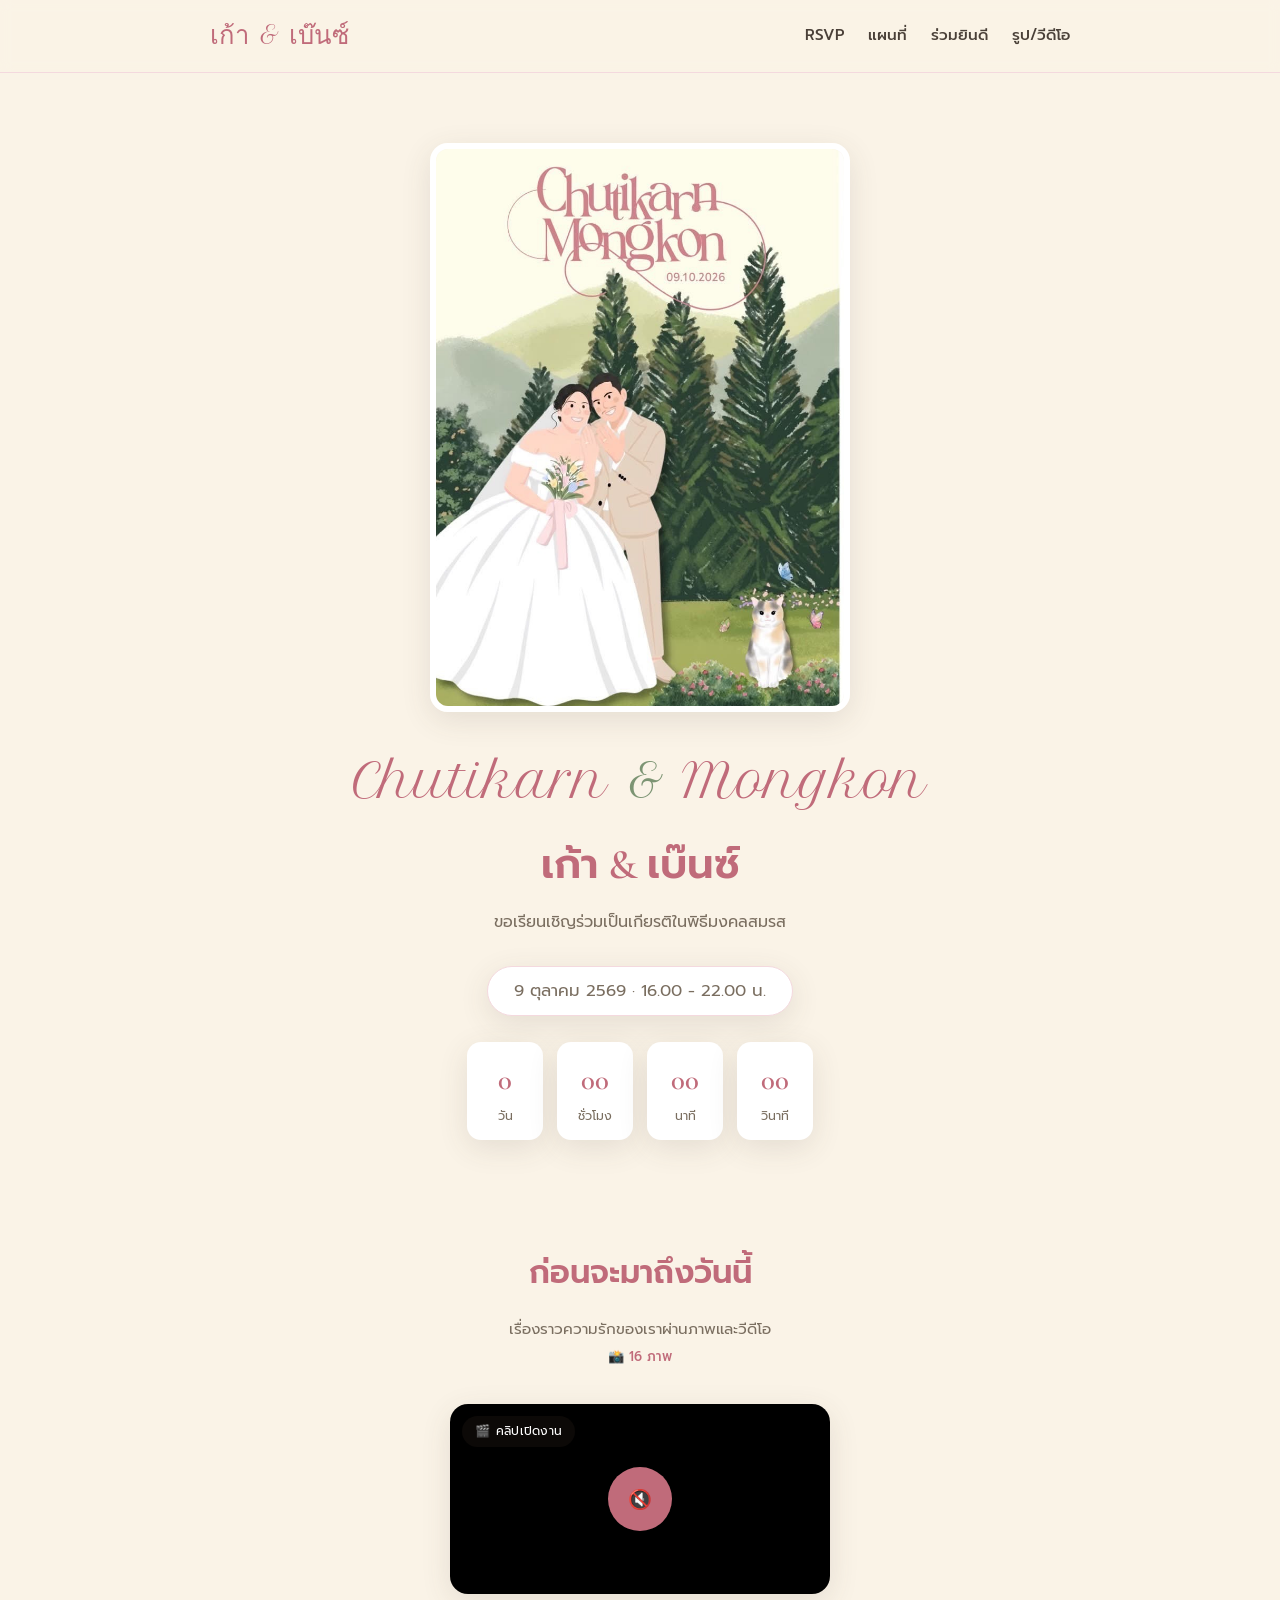
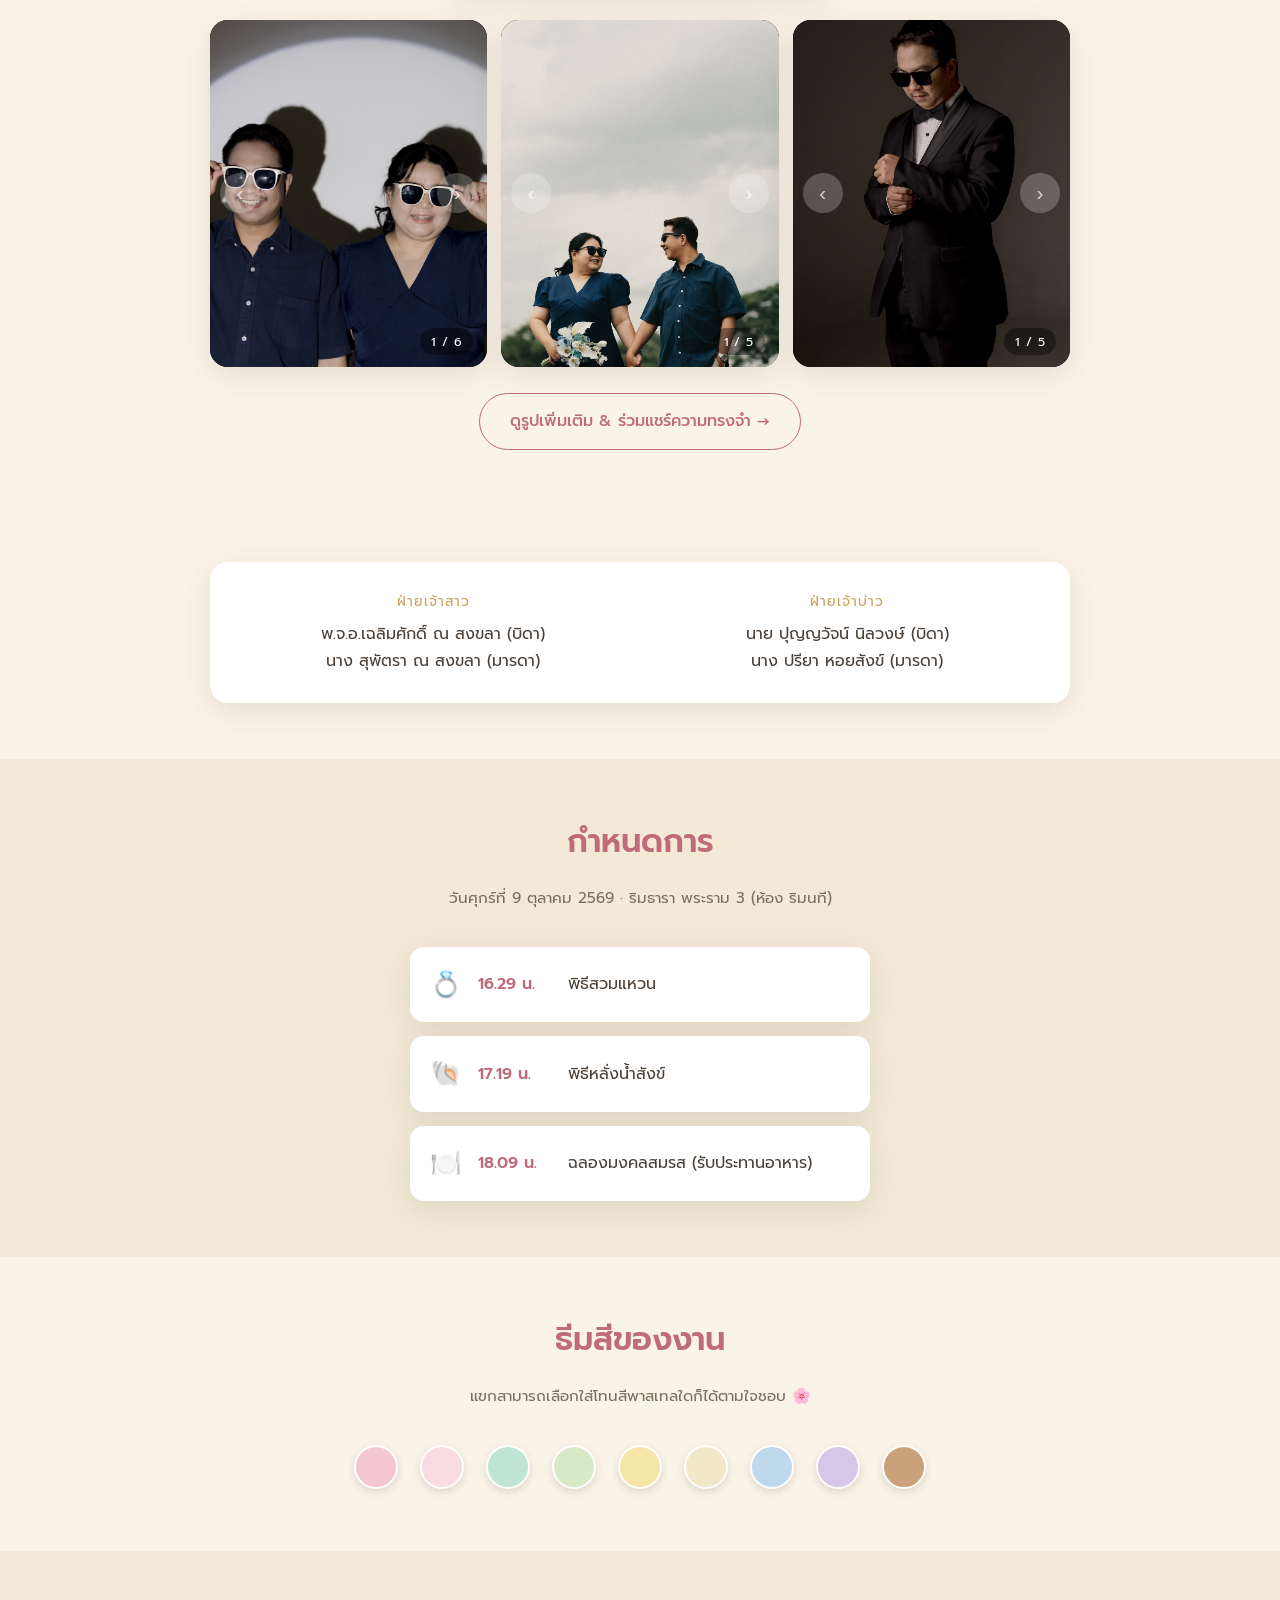
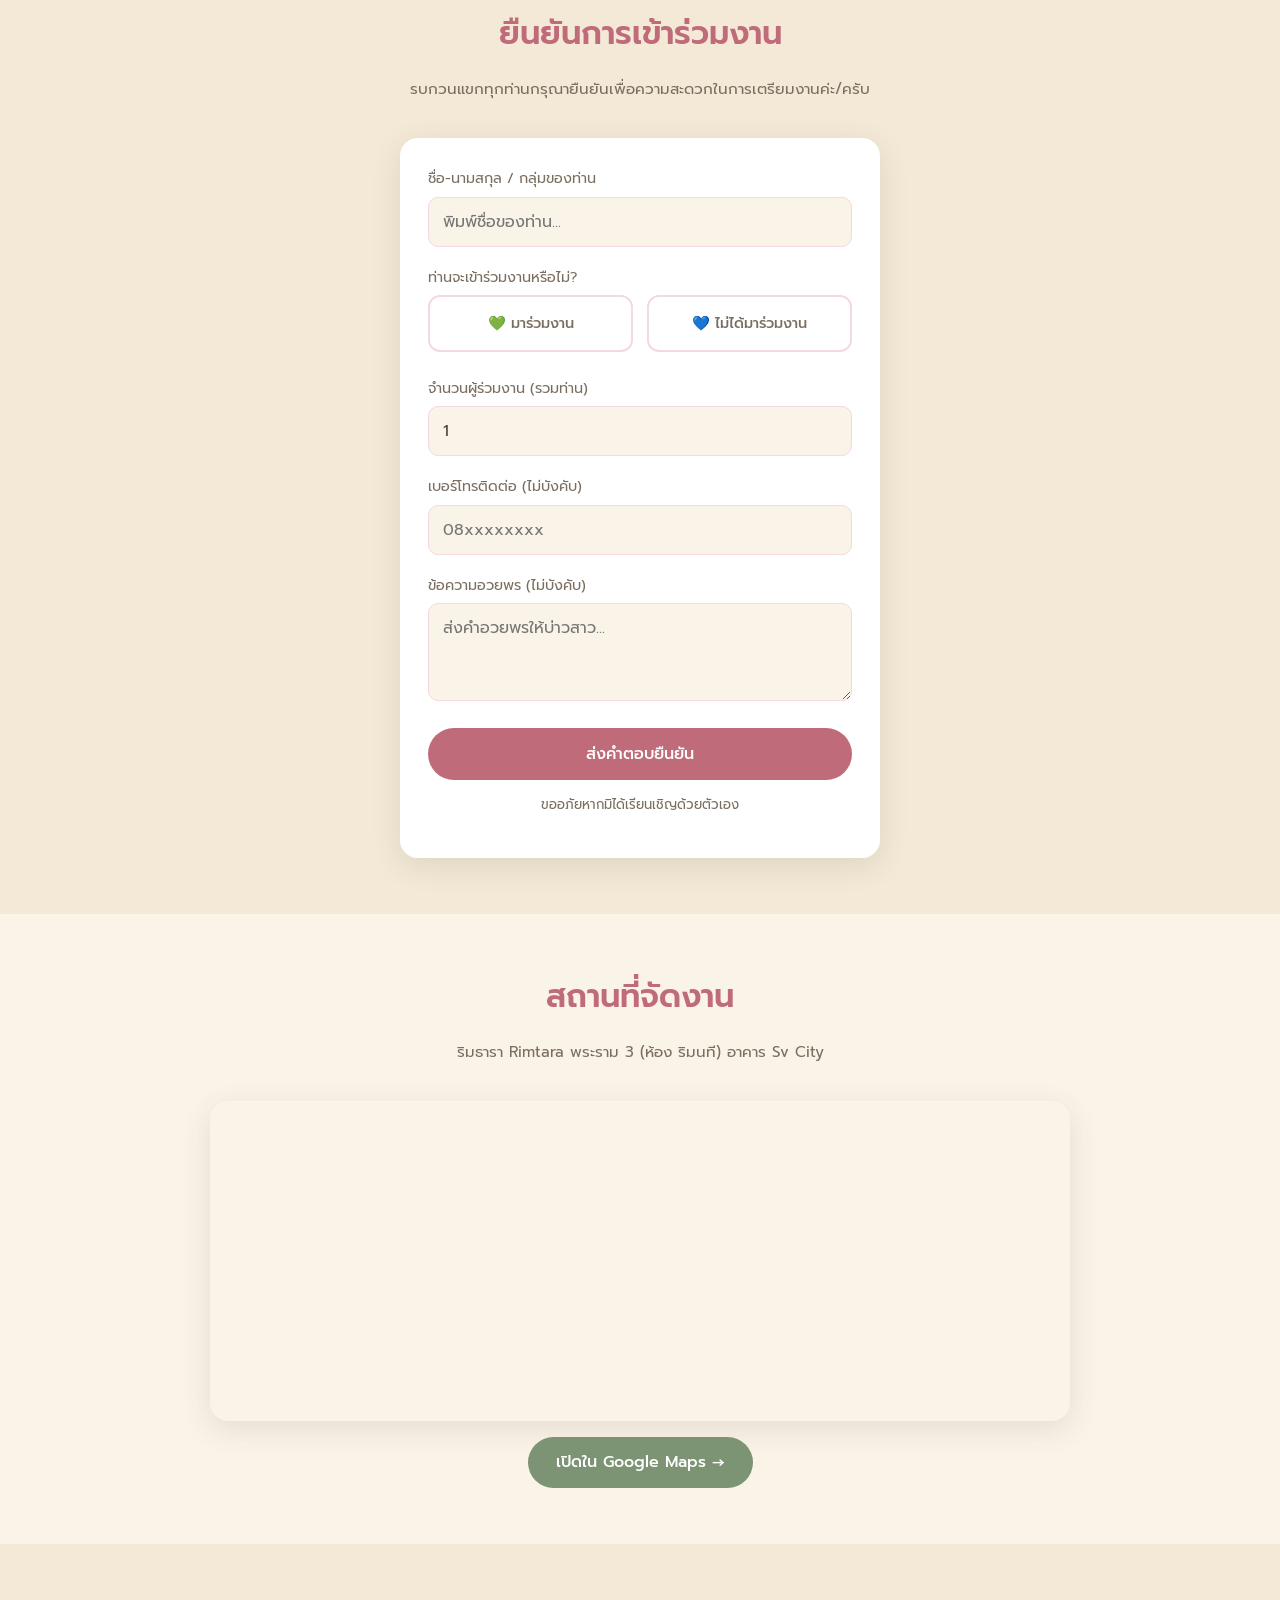
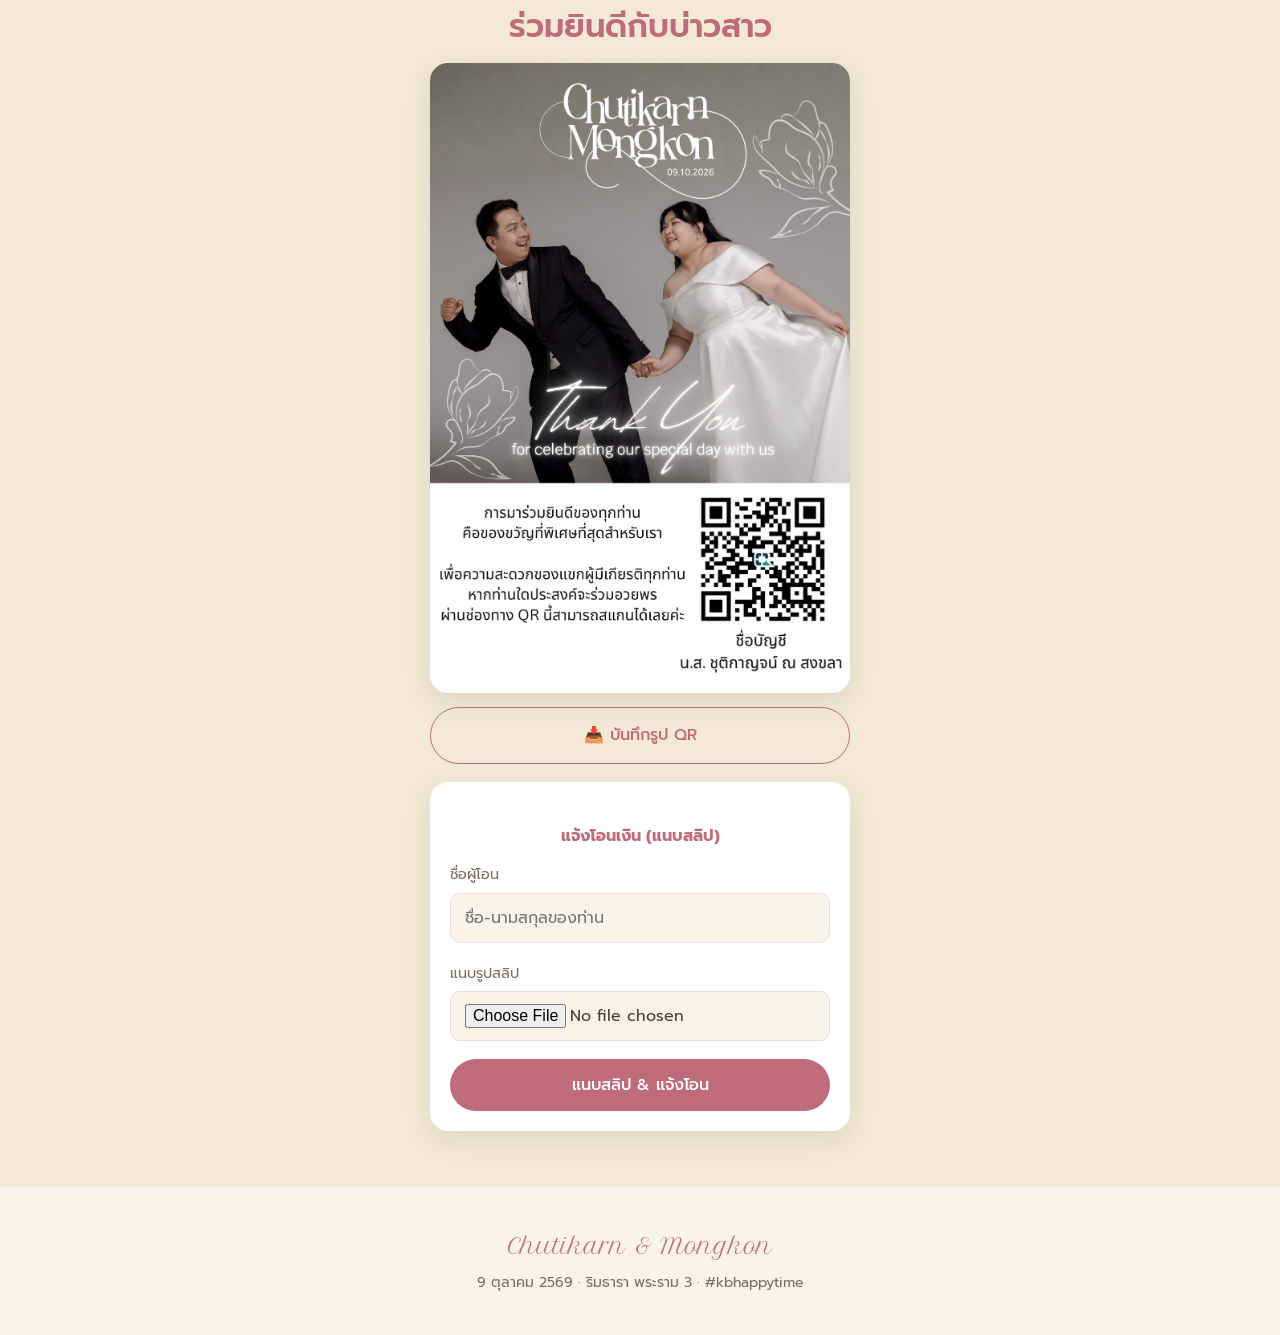
<file: index.html>
<!DOCTYPE html>
<html lang="th">
<head>
<meta charset="UTF-8">
<meta name="viewport" content="width=device-width, initial-scale=1.0, viewport-fit=cover">
<title>เก้า &amp; เบ๊นซ์ | งานแต่งงาน 9.10.2569</title>
<meta name="description" content="ขอเรียนเชิญร่วมเป็นเกียรติในพิธีมงคลสมรส เก้า & เบ๊นซ์ 9 ตุลาคม 2569 ณ ริมธารา พระราม 3">
<link rel="stylesheet" href="css/style.css">
<script src="js/vendor/qrcode.js"></script>
</head>
<body>

<nav class="site-nav">
  <div class="container">
    <div class="brand">เก้า &amp; เบ๊นซ์</div>
    <div class="links">
      <a href="#rsvp">RSVP</a>
      <a href="#location">แผนที่</a>
      <a href="#gift">ร่วมยินดี</a>
      <a href="gallery.html">รูป/วีดีโอ</a>
    </div>
  </div>
</nav>

<!-- HERO -->
<header class="hero">
  <div class="container">
    <div class="hero-card">
      <img src="assets/invitation-front.jpg" alt="การ์ดแต่งงาน เก้า และ เบ๊นซ์">
    </div>
    <div class="names-en">Chutikarn <span style="color:var(--sage)">&amp;</span> Mongkon</div>
    <h1>เก้า &amp; เบ๊นซ์</h1>
    <p style="color:var(--text-soft); margin-top:8px;">ขอเรียนเชิญร่วมเป็นเกียรติในพิธีมงคลสมรส</p>
    <div class="date-badge" id="date-badge">9 ตุลาคม 2569 · 16.00 - 22.00 น.</div>

    <div class="countdown" id="countdown">
      <div class="box"><div class="num" id="cd-days">--</div><div class="lbl">วัน</div></div>
      <div class="box"><div class="num" id="cd-hours">--</div><div class="lbl">ชั่วโมง</div></div>
      <div class="box"><div class="num" id="cd-mins">--</div><div class="lbl">นาที</div></div>
      <div class="box"><div class="num" id="cd-secs">--</div><div class="lbl">วินาที</div></div>
    </div>
  </div>
</header>

<!-- PRE-WEDDING / OPENING VIDEO -->
<section class="section" id="prewedding-section" style="display:none;">
  <div class="container">
    <h2 class="section-title">ก่อนจะมาถึงวันนี้</h2>
    <p class="section-sub">เรื่องราวความรักของเราผ่านภาพและวีดีโอ<span id="pw-count" class="pw-count-tag"></span></p>
    <div class="pw-video" id="pw-video-wrap" style="display:none;">
  <div class="pw-video-label">🎬 คลิปเปิดงาน</div>
  <button class="pw-play-btn" id="pw-play-btn" aria-label="เปิด/ปิดเสียง">🔇</button>
  <video id="pw-video" playsinline autoplay muted loop></video>
  </div>

    <!-- rows of large auto-rotating slideshows: 2 / 1 / 2 -->
    <div class="pw-slideshow-rows" id="pw-slideshow-rows" style="display:none;"></div>

    <div id="pw-more-wrap" style="display:none; text-align:center; margin-top:26px;">
      <a class="btn outline" href="gallery.html">ดูรูปเพิ่มเติม &amp; ร่วมแชร์ความทรงจำ →</a>
    </div>
  </div>
</section>

<!-- PARENTS -->
<section class="section">
  <div class="container">
    <div class="card">
      <div class="parents-grid">
        <div>
          <div class="side-label">ฝ่ายเจ้าสาว</div>
          <p style="margin:0">พ.จ.อ.เฉลิมศักดิ์ ณ สงขลา (บิดา)<br>นาง สุพัตรา ณ สงขลา (มารดา)</p>
        </div>
        <div>
          <div class="side-label">ฝ่ายเจ้าบ่าว</div>
          <p style="margin:0">นาย ปุญญวัจน์ นิลวงษ์ (บิดา)<br>นาง ปรียา หอยสังข์ (มารดา)</p>
        </div>
      </div>
    </div>
  </div>
</section>

<!-- SCHEDULE -->
<section class="section" style="background:var(--cream-deep)">
  <div class="container">
    <h2 class="section-title">กำหนดการ</h2>
    <p class="section-sub">วันศุกร์ที่ 9 ตุลาคม 2569 · ริมธารา พระราม 3 (ห้อง ริมนที)</p>
    <div class="schedule-list" id="schedule-list"></div>
  </div>
</section>

<!-- THEME / DRESS CODE -->
<section class="section">
  <div class="container">
    <h2 class="section-title">ธีมสีของงาน</h2>
    <p class="section-sub">แขกสามารถเลือกใส่โทนสีพาสเทลใดก็ได้ตามใจชอบ 🌸</p>
    <div class="theme-colors" id="theme-colors"></div>
  </div>
</section>

<!-- RSVP -->
<section class="section" id="rsvp" style="background:var(--cream-deep)">
  <div class="container">
    <h2 class="section-title">ยืนยันการเข้าร่วมงาน</h2>
    <p class="section-sub">รบกวนแขกทุกท่านกรุณายืนยันเพื่อความสะดวกในการเตรียมงานค่ะ/ครับ</p>

    <div class="card" style="max-width:480px; margin:0 auto;">
      <form id="rsvp-form">
        <div class="form-group autocomplete-wrap">
          <label for="rsvp-name">ชื่อ-นามสกุล / กลุ่มของท่าน</label>
          <input type="text" id="rsvp-name" class="form-control" placeholder="พิมพ์ชื่อของท่าน..." autocomplete="off" required>
          <div class="autocomplete-list" id="rsvp-suggestions" style="display:none;"></div>
          <input type="hidden" id="rsvp-guest-id">
          <div class="rsvp-position-tag" id="rsvp-position-tag" style="display:none;"></div>
          <div class="rsvp-description-tag" id="rsvp-description-tag" style="display:none;"></div>
        </div>

        <div class="form-group">
          <label>ท่านจะเข้าร่วมงานหรือไม่?</label>
          <div class="radio-row">
            <label class="radio-pill yes" id="pill-yes">
              <input type="radio" name="attending" value="yes"> 💚 มาร่วมงาน
            </label>
            <label class="radio-pill no" id="pill-no">
              <input type="radio" name="attending" value="no"> 💙 ไม่ได้มาร่วมงาน
            </label>
          </div>
        </div>

        <div class="form-group" id="num-attending-group">
          <label for="rsvp-num">จำนวนผู้ร่วมงาน (รวมท่าน)</label>
          <input type="number" id="rsvp-num" class="form-control" min="1" value="1">
        </div>

        <div class="form-group">
          <label for="rsvp-phone">เบอร์โทรติดต่อ (ไม่บังคับ)</label>
          <input type="tel" id="rsvp-phone" class="form-control" placeholder="08xxxxxxxx">
        </div>

        <div class="form-group">
          <label for="rsvp-message">ข้อความอวยพร (ไม่บังคับ)</label>
          <textarea id="rsvp-message" class="form-control" rows="3" placeholder="ส่งคำอวยพรให้บ่าวสาว..."></textarea>
        </div>

        <button type="submit" class="btn btn-block" id="rsvp-submit-btn">ส่งคำตอบยืนยัน</button>
        <div id="rsvp-alert"></div>
      </form>
      <p style="text-align:center; font-size:0.82rem; color:var(--text-soft); margin-top:14px;">
        ขออภัยหากมิได้เรียนเชิญด้วยตัวเอง
      </p>
    </div>
  </div>
</section>

<!-- LOCATION -->
<section class="section" id="location">
  <div class="container">
    <h2 class="section-title">สถานที่จัดงาน</h2>
    <p class="section-sub">ริมธารา Rimtara พระราม 3 (ห้อง ริมนที) อาคาร Sv City</p>
    <div class="masonry-grid" id="venue-grid" style="display:none; margin-bottom:20px;"></div>
    <div class="map-frame">
      <iframe
        src="https://maps.google.com/maps?q=13.6719926,100.5442374&hl=th&z=16&ie=UTF8&iwloc=&output=embed"
        loading="lazy" allowfullscreen></iframe>
    </div>
    <div style="text-align:center;">
      <a class="map-btn" href="https://maps.app.goo.gl/Sv85fhQEZdon6jDn6" target="_blank" rel="noopener">เปิดใน Google Maps →</a>
    </div>
  </div>
</section>

<!-- GIFT / PROMPTPAY -->
<section class="section" id="gift" style="background:var(--cream-deep)">
  <div class="container">
    <h2 class="section-title">ร่วมยินดีกับบ่าวสาว</h2>
    <div class="gift-card">
      <img src="assets/gift-card.jpg" alt="ขอบคุณที่มาร่วมงาน และ QR สำหรับร่วมอวยพร" class="gift-card-img">
      <a href="assets/gift-card.jpg" download="QR-รวมยินดี-เก้าเบ๊นซ์.jpg" class="btn outline btn-block save-qr-btn">📥 บันทึกรูป QR</a>
    </div>
    <div class="slip-form" id="slip-form-main">
      <h4>แจ้งโอนเงิน (แนบสลิป)</h4>
      <div class="form-group">
        <label for="slip-name-main">ชื่อผู้โอน</label>
        <input type="text" id="slip-name-main" class="form-control" placeholder="ชื่อ-นามสกุลของท่าน">
      </div>
      <div class="form-group">
        <label for="slip-file-main">แนบรูปสลิป</label>
        <input type="file" id="slip-file-main" class="form-control" accept="image/*">
      </div>
      <button class="btn btn-block" id="slip-submit-main">แนบสลิป &amp; แจ้งโอน</button>
      <div id="slip-alert-main"></div>
    </div>
  </div>
</section>

<footer class="site-footer">
  <span class="script-accent">Chutikarn &amp; Mongkon</span>
  9 ตุลาคม 2569 · ริมธารา พระราม 3 · #kbhappytime
</footer>

<div class="lightbox" id="home-lightbox" style="display:none;">
  <span class="lightbox-close" id="home-lightbox-close">&times;</span>
  <button class="lightbox-nav lightbox-prev" id="home-lightbox-prev" aria-label="ก่อนหน้า">&#8249;</button>
  <button class="lightbox-nav lightbox-next" id="home-lightbox-next" aria-label="ถัดไป">&#8250;</button>
  <div class="lightbox-inner" id="home-lightbox-inner"></div>
</div>

<!-- ป๊อปอัพ QR ร่วมยินดี — เด้งขึ้นเฉพาะตอนแขกตอบ RSVP ว่า "ไม่มาร่วมงาน" -->
<div class="gift-popup-overlay" id="gift-popup-overlay" style="display:none;">
  <div class="gift-popup">
    <span class="gift-popup-close" id="gift-popup-close">&times;</span>
    <h3>เสียดายที่พลาดงานนี้ไปนะคะ 🥲</h3>
    <p>ร่วมยินดีกับบ่าวสาวผ่าน QR นี้ได้เลยค่ะ ขอบคุณมากๆ นะคะ 💝</p>
    <img src="assets/gift-card.jpg" alt="QR สำหรับร่วมอวยพร" class="gift-popup-img">
    <a href="assets/gift-card.jpg" download="QR-รวมยินดี-เก้าเบ๊นซ์.jpg" class="btn outline btn-block save-qr-btn">📥 บันทึกรูป QR</a>
    <div class="slip-form" id="slip-form-popup">
      <h4>แจ้งโอนเงิน (แนบสลิป)</h4>
      <div class="form-group">
        <label for="slip-name-popup">ชื่อผู้โอน</label>
        <input type="text" id="slip-name-popup" class="form-control" placeholder="ชื่อ-นามสกุลของท่าน">
      </div>
      <div class="form-group">
        <label for="slip-file-popup">แนบรูปสลิป</label>
        <input type="file" id="slip-file-popup" class="form-control" accept="image/*">
      </div>
      <button class="btn btn-block" id="slip-submit-popup">แนบสลิป &amp; แจ้งโอน</button>
      <div id="slip-alert-popup"></div>
    </div>
    <button class="btn outline btn-block" id="gift-popup-ok-btn" style="margin-top:10px;">ปิดหน้าต่างนี้</button>
  </div>
</div>

<script src="js/config.js"></script>
<script src="js/promptpay.js"></script>
<script src="js/api.js"></script>
<script>
(function () {
  var cfg = window.WEDDING_CONFIG;

  // ---------- Schedule ----------
  var scheduleEl = document.getElementById('schedule-list');
  cfg.schedule.forEach(function (s) {
    var div = document.createElement('div');
    div.className = 'schedule-item';
    div.innerHTML = '<span class="icon">' + s.icon + '</span><span class="time">' + s.time + '</span><span>' + s.label + '</span>';
    scheduleEl.appendChild(div);
  });

  // ---------- Theme colors ----------
  var themeEl = document.getElementById('theme-colors');
  cfg.themeColors.forEach(function (c) {
    var div = document.createElement('div');
    div.className = 'theme-swatch';
    div.innerHTML = '<div class="dot" style="background:' + c.hex + '"></div>' + c.name;
    themeEl.appendChild(div);
  });

  // ---------- Pre-wedding photos / opening video / venue photos ----------
  var homeLightbox = document.getElementById('home-lightbox');
  var homeLightboxInner = document.getElementById('home-lightbox-inner');
  var hlItems = [];
  var hlIndex = -1;

  function escHtmlHome(s) {
    return String(s).replace(/[&<>"]/g, function (c) {
      return { '&': '&amp;', '<': '&lt;', '>': '&gt;', '"': '&quot;' }[c];
    });
  }

  function openHomeLightbox(photos, idx) {
    hlItems = photos;
    hlIndex = idx;
    renderHomeLightbox();
    homeLightbox.style.display = 'flex';
  }
  function renderHomeLightbox() {
    var p = hlItems[hlIndex];
    if (!p) return;
    var meta = p.caption ? '<div class="lightbox-meta">' + escHtmlHome(p.caption) + '</div>' : '';
    var counter = hlItems.length > 1
      ? '<div class="lightbox-counter">' + (hlIndex + 1) + ' / ' + hlItems.length + '</div>'
      : '';
    homeLightboxInner.innerHTML = '<img src="' + p.src + '" style="border-radius:14px; max-height:78vh; max-width:100%; display:block; margin:0 auto;">' + meta + counter;
    homeLightboxInner.classList.remove('lightbox-inner');
    void homeLightboxInner.offsetWidth;
    homeLightboxInner.classList.add('lightbox-inner');
  }
  function closeHomeLightbox() {
    homeLightbox.style.display = 'none';
    homeLightboxInner.innerHTML = '';
    hlItems = []; hlIndex = -1;
  }
  function showHomePrev() {
    if (!hlItems.length) return;
    hlIndex = (hlIndex - 1 + hlItems.length) % hlItems.length;
    renderHomeLightbox();
  }
  function showHomeNext() {
    if (!hlItems.length) return;
    hlIndex = (hlIndex + 1) % hlItems.length;
    renderHomeLightbox();
  }
  document.getElementById('home-lightbox-close').addEventListener('click', closeHomeLightbox);
  document.getElementById('home-lightbox-prev').addEventListener('click', function (e) { e.stopPropagation(); showHomePrev(); });
  document.getElementById('home-lightbox-next').addEventListener('click', function (e) { e.stopPropagation(); showHomeNext(); });
  homeLightbox.addEventListener('click', function (e) {
    if (e.target.id === 'home-lightbox') closeHomeLightbox();
  });
  document.addEventListener('keydown', function (e) {
    if (homeLightbox.style.display !== 'flex') return;
    if (e.key === 'Escape') closeHomeLightbox();
    else if (e.key === 'ArrowLeft') showHomePrev();
    else if (e.key === 'ArrowRight') showHomeNext();
  });

  // scroll-triggered reveal (falls back to "always visible" if unsupported)
  var pwObserver = ('IntersectionObserver' in window) ? new IntersectionObserver(function (entries) {
    entries.forEach(function (entry) {
      if (entry.isIntersecting) {
        entry.target.classList.add('pw-in-view');
        pwObserver.unobserve(entry.target);
      }
    });
  }, { threshold: 0.12, rootMargin: '0px 0px -40px 0px' }) : null;

  function renderPhotoGrid(grid, photos) {
    grid.innerHTML = '';
    photos.forEach(function (p, idx) {
      var div = document.createElement('div');
      div.className = 'masonry-item pw-scroll-item';
      var cap = p.caption ? '<div class="item-overlay"><div class="item-caption">' + escHtmlHome(p.caption) + '</div></div>' : '';
      div.innerHTML = '<img src="' + p.src + '" loading="lazy" alt="' + escHtmlHome(p.caption || '') + '">' + cap;
      div.addEventListener('click', function () { openHomeLightbox(photos, idx); });
      grid.appendChild(div);
      if (pwObserver) { pwObserver.observe(div); } else { div.classList.add('pw-in-view'); }
    });
  }

  // ---------- one large auto-rotating slideshow widget (reused for every box) ----------
  function createSlideshowWidget(photos, box) {
    if (!photos.length) return;
    box.innerHTML =
      '<div class="pw-hero-stage"></div>' +
      '<button class="pw-hero-nav pw-hero-prev" aria-label="ก่อนหน้า">&#8249;</button>' +
      '<button class="pw-hero-nav pw-hero-next" aria-label="ถัดไป">&#8250;</button>' +
      '<div class="pw-hero-counter"></div>';
    var stage = box.querySelector('.pw-hero-stage');
    var counterEl = box.querySelector('.pw-hero-counter');
    var idx = 0;

    photos.forEach(function (p, i) {
      var img = document.createElement('img');
      img.src = p.src;
      img.loading = 'lazy';
      img.alt = p.caption || '';
      if (i === 0) img.classList.add('active');
      stage.appendChild(img);
    });
    stage.addEventListener('click', function () { openHomeLightbox(photos, idx); });

    function render() {
      Array.prototype.forEach.call(stage.querySelectorAll('img'), function (im, k) { im.classList.toggle('active', k === idx); });
      counterEl.textContent = (idx + 1) + ' / ' + photos.length;
    }
    function goPrev() { idx = (idx - 1 + photos.length) % photos.length; render(); }
    function goNext() { idx = (idx + 1) % photos.length; render(); }
    box.querySelector('.pw-hero-prev').addEventListener('click', function (e) { e.stopPropagation(); goPrev(); });
    box.querySelector('.pw-hero-next').addEventListener('click', function (e) { e.stopPropagation(); goNext(); });

    var timer = null;
    function startAuto() { timer = setInterval(goNext, 4000); }
    function stopAuto() { clearInterval(timer); }
    if (photos.length > 1) {
      startAuto();
      box.addEventListener('mouseenter', stopAuto);
      box.addEventListener('mouseleave', startAuto);
    }
    render();
  }

  // split arr into n groups as evenly as possible
  function splitEven(arr, n) {
    var groups = [];
    var base = Math.floor(arr.length / n);
    var rem = arr.length % n;
    var start = 0;
    for (var i = 0; i < n; i++) {
      var size = base + (i < rem ? 1 : 0);
      groups.push(arr.slice(start, start + size));
      start += size;
    }
    return groups;
  }

  // ---------- rows of slideshows: 2 boxes / 1 box / 2 boxes ----------
  function buildSlideshowRows(photos) {
    var wrap = document.getElementById('pw-slideshow-rows');
    wrap.innerHTML = '';
    if (!photos.length) return;

    if (photos.length < 5) {
      // ไม่พอสำหรับแบ่ง 5 ชุด ใช้สไลด์โชว์เดี่ยวแทนเพื่อไม่ให้บางช่องว่างเปล่า
      var single = document.createElement('div');
      single.className = 'pw-hero-slideshow pw-ss-single';
      wrap.appendChild(single);
      createSlideshowWidget(photos, single);
      wrap.style.display = 'block';
      return;
    }

    var groups = splitEven(photos, 3);
var rowsLayout = [3];
    var gi = 0;
    rowsLayout.forEach(function (colCount) {
      var row = document.createElement('div');
      row.className = 'pw-ss-row pw-ss-row-' + colCount;
      for (var c = 0; c < colCount; c++) {
        var box = document.createElement('div');
        box.className = 'pw-hero-slideshow';
        row.appendChild(box);
        createSlideshowWidget(groups[gi], box);
        gi++;
      }
      wrap.appendChild(row);
    });
    wrap.style.display = 'block';
  }

      // ---------- video: autoplay + loop, ปุ่มไว้เปิด/ปิดเสียงแทนปุ่มเล่น ----------
    var pwPlayBtn = document.getElementById('pw-play-btn');
  if (pwPlayBtn) {
    pwPlayBtn.addEventListener('click', function () {
      var vid = document.getElementById('pw-video');
      vid.muted = false;
      pwPlayBtn.style.display = 'none';
    });
  }

  if (cfg.gallery) {
    var pwPhotos = cfg.gallery.prewedding || [];
    var venuePhotos = cfg.gallery.venue || [];
    var videoSrc = cfg.gallery.video || '';

    if (videoSrc || pwPhotos.length > 0) {
      document.getElementById('prewedding-section').style.display = 'block';
    }
    if (videoSrc) {
      document.getElementById('pw-video').src = videoSrc;
      document.getElementById('pw-video-wrap').style.display = 'block';
    }
    if (pwPhotos.length > 0) {
      document.getElementById('pw-count').textContent = '📸 ' + pwPhotos.length + ' ภาพ';
      document.getElementById('pw-more-wrap').style.display = 'block';
      buildSlideshowRows(pwPhotos);
    }

    if (venuePhotos.length > 0) {
      var venueGrid = document.getElementById('venue-grid');
      venueGrid.style.display = 'block';
      renderPhotoGrid(venueGrid, venuePhotos);
    }
  }

  // ---------- Countdown ----------
  var target = new Date(cfg.weddingDateISO).getTime();
  function tick() {
    var now = Date.now();
    var diff = target - now;
    if (diff < 0) diff = 0;
    var d = Math.floor(diff / (1000 * 60 * 60 * 24));
    var h = Math.floor((diff / (1000 * 60 * 60)) % 24);
    var m = Math.floor((diff / (1000 * 60)) % 60);
    var s = Math.floor((diff / 1000) % 60);
    document.getElementById('cd-days').textContent = d;
    document.getElementById('cd-hours').textContent = ('0' + h).slice(-2);
    document.getElementById('cd-mins').textContent = ('0' + m).slice(-2);
    document.getElementById('cd-secs').textContent = ('0' + s).slice(-2);
  }
  tick();
  setInterval(tick, 1000);

  // ---------- RSVP form ----------
  var pillYes = document.getElementById('pill-yes');
  var pillNo = document.getElementById('pill-no');
  var numGroup = document.getElementById('num-attending-group');
  var guestIdInput = document.getElementById('rsvp-guest-id');
  var nameInput = document.getElementById('rsvp-name');
  var suggestBox = document.getElementById('rsvp-suggestions');
  var positionTag = document.getElementById('rsvp-position-tag');
  var descriptionTag = document.getElementById('rsvp-description-tag');

  // ---------- ป๊อปอัพ QR ร่วมยินดี (เด้งเฉพาะตอนตอบ "ไม่มาร่วมงาน") ----------
  var giftPopupOverlay = document.getElementById('gift-popup-overlay');
  function openGiftPopup() { giftPopupOverlay.style.display = 'flex'; }
  function closeGiftPopup() { giftPopupOverlay.style.display = 'none'; }
  document.getElementById('gift-popup-close').addEventListener('click', closeGiftPopup);
  document.getElementById('gift-popup-ok-btn').addEventListener('click', closeGiftPopup);
  giftPopupOverlay.addEventListener('click', function (e) {
    if (e.target === giftPopupOverlay) closeGiftPopup();
  });

  // ---------- แจ้งโอนเงิน: แนบรูปสลิป + ชื่อผู้โอน (ใช้ร่วมกันทั้งส่วน "ร่วมยินดี" หลัก และในป๊อปอัพ) ----------
  function wireSlipForm(suffix) {
    var nameEl = document.getElementById('slip-name-' + suffix);
    var fileEl = document.getElementById('slip-file-' + suffix);
    var btnEl = document.getElementById('slip-submit-' + suffix);
    var alertEl = document.getElementById('slip-alert-' + suffix);
    if (!nameEl || !fileEl || !btnEl || !alertEl) return;

    btnEl.addEventListener('click', function () {
      alertEl.innerHTML = '';
      var file = fileEl.files && fileEl.files[0];
      if (!file) {
        alertEl.innerHTML = '<div class="alert error">กรุณาแนบรูปสลิปก่อนนะคะ</div>';
        return;
      }
      if (!window.WeddingAPI.isConfigured()) {
        alertEl.innerHTML = '<div class="alert error">ระบบยังไม่ได้เชื่อมต่อ API (สำหรับผู้ดูแล: ใส่ API_URL ใน js/config.js)</div>';
        return;
      }
      btnEl.disabled = true;
      btnEl.textContent = 'กำลังส่ง...';
      var reader = new FileReader();
      reader.onload = function () {
        var base64 = reader.result.split(',')[1];
        window.WeddingAPI.post('submitGiftSlip', {
          name: nameEl.value.trim(),
          filename: file.name,
          mimeType: file.type,
          base64Data: base64
        }).then(function (res) {
          btnEl.disabled = false;
          btnEl.textContent = 'แนบสลิป & แจ้งโอน';
          if (res && res.success) {
            alertEl.innerHTML = '<div class="alert success">ได้รับสลิปแล้วค่ะ ขอบคุณมากๆ นะคะ 🙏💝</div>';
            nameEl.value = '';
            fileEl.value = '';
          } else {
            alertEl.innerHTML = '<div class="alert error">ส่งไม่สำเร็จ: ' + ((res && res.error) || 'unknown') + '</div>';
          }
        }).catch(function () {
          btnEl.disabled = false;
          btnEl.textContent = 'แนบสลิป & แจ้งโอน';
          alertEl.innerHTML = '<div class="alert error">เชื่อมต่อไม่สำเร็จ กรุณาลองใหม่อีกครั้งค่ะ</div>';
        });
      };
      reader.readAsDataURL(file);
    });
  }
  wireSlipForm('main');
  wireSlipForm('popup');

  pillYes.addEventListener('click', function () {
    pillYes.classList.add('selected', 'yes');
    pillNo.classList.remove('selected', 'no');
    pillYes.querySelector('input').checked = true;
    numGroup.style.display = 'block';
  });
  pillNo.addEventListener('click', function () {
    pillNo.classList.add('selected', 'no');
    pillYes.classList.remove('selected', 'yes');
    pillNo.querySelector('input').checked = true;
    numGroup.style.display = 'none';
  });

  var searchTimer;
  nameInput.addEventListener('input', function () {
    guestIdInput.value = '';
    positionTag.style.display = 'none';
    positionTag.textContent = '';
    descriptionTag.style.display = 'none';
    descriptionTag.textContent = '';
    var q = nameInput.value.trim();
    clearTimeout(searchTimer);
    if (q.length < 2 || !window.WeddingAPI.isConfigured()) {
      suggestBox.style.display = 'none';
      return;
    }
    searchTimer = setTimeout(function () {
      window.WeddingAPI.get('searchGuests', { q: q }).then(function (res) {
        var results = (res && res.results) || [];
        if (results.length === 0) { suggestBox.style.display = 'none'; return; }
        suggestBox.innerHTML = '';
        results.forEach(function (g) {
          var d = document.createElement('div');
          d.textContent = (g.firstName + ' ' + (g.lastName || '')).trim() + (g.description ? ' · ' + g.description : '');
          d.addEventListener('click', function () {
            nameInput.value = (g.firstName + ' ' + (g.lastName || '')).trim();
            guestIdInput.value = g.id;
            suggestBox.style.display = 'none';
            if (g.position) {
              positionTag.textContent = '📍 ที่นั่งของท่าน: ' + g.position;
              positionTag.style.display = 'block';
            } else {
              positionTag.style.display = 'none';
              positionTag.textContent = '';
            }
            if (g.description) {
              descriptionTag.textContent = '📝 Description: ' + g.description;
              descriptionTag.style.display = 'block';
            } else {
              descriptionTag.style.display = 'none';
              descriptionTag.textContent = '';
            }
          });
          suggestBox.appendChild(d);
        });
        suggestBox.style.display = 'block';
      }).catch(function () { suggestBox.style.display = 'none'; });
    }, 250);
  });
  document.addEventListener('click', function (e) {
    if (!suggestBox.contains(e.target) && e.target !== nameInput) suggestBox.style.display = 'none';
  });

  document.getElementById('rsvp-form').addEventListener('submit', function (e) {
    e.preventDefault();
    var alertEl = document.getElementById('rsvp-alert');
    var attendingEl = document.querySelector('input[name="attending"]:checked');
    if (!attendingEl) {
      alertEl.innerHTML = '<div class="alert error">กรุณาเลือกว่าจะมาร่วมงานหรือไม่ค่ะ</div>';
      return;
    }
    if (!window.WeddingAPI.isConfigured()) {
      alertEl.innerHTML = '<div class="alert error">ระบบยังไม่ได้เชื่อมต่อ API (สำหรับผู้ดูแล: ใส่ API_URL ใน js/config.js)</div>';
      return;
    }
    var nameParts = nameInput.value.trim().split(/\s+/);
    var btn = document.getElementById('rsvp-submit-btn');
    btn.disabled = true;
    btn.textContent = 'กำลังส่ง...';

    window.WeddingAPI.post('submitRSVP', {
      guestId: guestIdInput.value,
      firstName: nameParts[0] || '',
      lastName: nameParts.slice(1).join(' ') || '',
      attending: attendingEl.value,
      numAttending: document.getElementById('rsvp-num').value,
      phone: document.getElementById('rsvp-phone').value,
      message: document.getElementById('rsvp-message').value
    }).then(function (res) {
      btn.disabled = false;
      btn.textContent = 'ส่งคำตอบยืนยัน';
      if (res && res.success) {
        alertEl.innerHTML = '<div class="alert success">ขอบคุณค่ะ! บันทึกคำตอบของท่านเรียบร้อยแล้ว 🌸</div>';
        var wasNotAttending = attendingEl.value === 'no';
        document.getElementById('rsvp-form').reset();
        pillYes.classList.remove('selected', 'yes');
        pillNo.classList.remove('selected', 'no');
        positionTag.style.display = 'none';
        positionTag.textContent = '';
        descriptionTag.style.display = 'none';
        descriptionTag.textContent = '';
        if (wasNotAttending) { openGiftPopup(); }
      } else {
        alertEl.innerHTML = '<div class="alert error">เกิดข้อผิดพลาด กรุณาลองใหม่อีกครั้งค่ะ</div>';
      }
    }).catch(function () {
      btn.disabled = false;
      btn.textContent = 'ส่งคำตอบยืนยัน';
      alertEl.innerHTML = '<div class="alert error">เชื่อมต่อไม่สำเร็จ กรุณาลองใหม่อีกครั้งค่ะ</div>';
    });
  });
})();
</script>
</body>
</html>
</file>
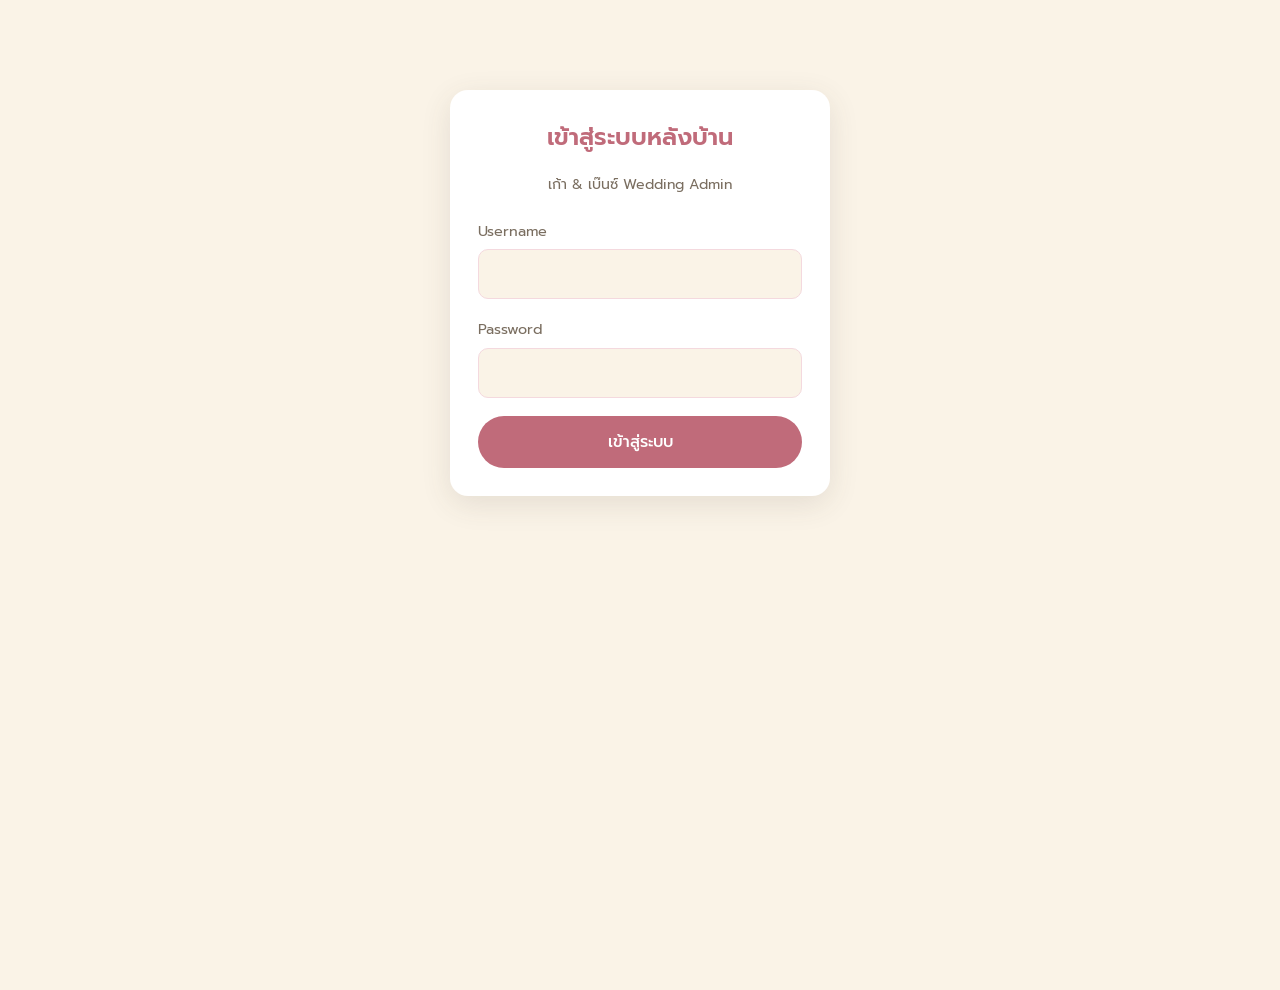
<file: admin.html>
<!DOCTYPE html>
<html lang="th">
<head>
<meta charset="UTF-8">
<meta name="viewport" content="width=device-width, initial-scale=1.0">
<title>หลังบ้าน | เก้า &amp; เบ๊นซ์</title>
<link rel="stylesheet" href="css/style.css">
</head>
<body class="admin-shell">

<div id="login-view" class="admin-login-box">
  <div class="card">
    <h2 style="text-align:center; color:var(--pink-deep); margin-bottom:6px;">เข้าสู่ระบบหลังบ้าน</h2>
    <p style="text-align:center; color:var(--text-soft); font-size:0.88rem; margin-bottom:22px;">เก้า &amp; เบ๊นซ์ Wedding Admin</p>
    <div class="form-group">
      <label for="login-user">Username</label>
      <input type="text" id="login-user" class="form-control">
    </div>
    <div class="form-group">
      <label for="login-pass">Password</label>
      <input type="password" id="login-pass" class="form-control">
    </div>
    <button class="btn btn-block" id="login-btn">เข้าสู่ระบบ</button>
    <div id="login-alert"></div>
  </div>
</div>

<div id="app-view" style="display:none;">
  <div class="admin-header">
    <div class="container">
      <div class="brand" style="font-size:1.3rem;">หลังบ้าน · เก้า &amp; เบ๊นซ์</div>
      <button class="btn outline small" id="logout-btn">ออกจากระบบ</button>
    </div>
  </div>

  <div class="container" style="padding-top:24px; padding-bottom:60px;">
    <div class="tabs">
      <button class="tab-btn active" data-tab="overview">ภาพรวม</button>
      <button class="tab-btn" data-tab="guests">แขก &amp; RSVP</button>
      <button class="tab-btn" data-tab="expenses">ค่าใช้จ่าย</button>
      <button class="tab-btn" data-tab="gallery">รูปภาพ/วีดีโอ</button>
      <button class="tab-btn" data-tab="slips">สลิปโอนเงิน</button>
    </div>

    <!-- OVERVIEW -->
    <div class="tab-panel active" id="panel-overview">
      <div class="stat-grid" id="overview-stats">
        <div class="loading">กำลังโหลด...</div>
      </div>
      <div class="card">
        <h3 style="margin-bottom:14px;">สรุปงบประมาณ</h3>
        <div id="overview-budget"></div>
      </div>
    </div>

    <!-- GUESTS -->
    <div class="tab-panel" id="panel-guests">
      <div class="stat-grid" id="guest-stats"></div>

      <div class="card" style="margin-bottom:20px;">
        <h3 style="margin-bottom:14px;">เพิ่มแขกใหม่</h3>
        <div class="inline-form">
          <input type="text" id="g-firstname" class="form-control" placeholder="ชื่อ">
          <input type="text" id="g-lastname" class="form-control" placeholder="นามสกุล">
          <input type="text" id="g-position" class="form-control" placeholder="ตำแหน่ง/หมายเหตุ">
          <input type="text" id="g-description" class="form-control" placeholder="Description / รายละเอียดเพิ่มเติม">
          <select id="g-side" class="form-control">
            <option value="">ฝั่ง (ไม่ระบุ)</option>
            <option value="groom">ฝั่งเจ้าบ่าว</option>
            <option value="bride">ฝั่งเจ้าสาว</option>
          </select>
          <button class="btn secondary" id="g-add-btn">+ เพิ่มแขก</button>
        </div>
      </div>

      <div class="toolbar">
        <input type="text" id="guest-search" class="form-control" placeholder="ค้นหาชื่อแขก...">
        <select id="guest-filter" class="form-control" style="max-width:180px;">
          <option value="all">ทั้งหมด</option>
          <option value="yes">มาร่วมงาน</option>
          <option value="no">ไม่สะดวก</option>
          <option value="pending">ยังไม่ตอบ</option>
        </select>
        <select id="guest-side-filter" class="form-control" style="max-width:180px;">
          <option value="all">ทุกฝั่ง</option>
          <option value="groom">ฝั่งเจ้าบ่าว</option>
          <option value="bride">ฝั่งเจ้าสาว</option>
          <option value="none">ไม่ระบุฝั่ง</option>
        </select>
        <button class="btn outline small" id="export-csv-btn">⬇ Export CSV</button>
      </div>

      <div class="table-wrap">
        <table class="data-table">
          <thead>
            <tr><th>ชื่อ-นามสกุล</th><th>ฝั่ง</th><th>ตำแหน่ง/หมายเหตุ</th><th>Description</th><th>สถานะ</th><th>จำนวน</th><th>เบอร์โทร</th><th>ข้อความ</th><th></th></tr>
          </thead>
          <tbody id="guests-tbody"></tbody>
        </table>
      </div>
    </div>

    <!-- EXPENSES -->
    <div class="tab-panel" id="panel-expenses">
      <div class="stat-grid" id="expense-stats"></div>

      <div class="card" style="margin-bottom:20px;">
        <h3 style="margin-bottom:14px;">งบประมาณทั้งหมด</h3>
        <div class="inline-form" style="grid-template-columns: 1fr auto;">
          <input type="number" id="budget-input" class="form-control" placeholder="ระบุงบประมาณ (บาท)">
          <button class="btn secondary" id="budget-save-btn">บันทึกงบ</button>
        </div>
      </div>

      <div class="card" style="margin-bottom:20px;">
        <h3 style="margin-bottom:14px;">เพิ่มรายการค่าใช้จ่าย</h3>
        <div class="inline-form">
          <input type="text" id="e-item" class="form-control" placeholder="รายการ">
          <input type="number" id="e-amount" class="form-control" placeholder="จำนวนเงิน (บาท)">
          <input type="number" id="e-paid" class="form-control" placeholder="จ่ายไปแล้ว (บาท)">
          <input type="date" id="e-duedate" class="form-control" title="กำหนดชำระครบ">
          <button class="btn secondary" id="e-add-btn">+ เพิ่มรายการ</button>
        </div>
      </div>

      <div class="table-wrap">
        <table class="data-table">
          <thead><tr><th>รายการ</th><th>จำนวนเงิน</th><th>จ่ายไปแล้ว</th><th>คงเหลือต้องจ่าย</th><th>กำหนดชำระครบ</th><th></th></tr></thead>
          <tbody id="expenses-tbody"></tbody>
        </table>
      </div>
    </div>

    <!-- GALLERY -->
    <div class="tab-panel" id="panel-gallery">
      <p style="color:var(--text-soft); margin-bottom:16px;">จัดการรูปภาพและวีดีโอทั้งหมดที่แขกอัพโหลด (กดลบเพื่อนำออกจากเว็บ)</p>
      <div class="gallery-grid" id="admin-gallery-grid"></div>
    </div>

    <!-- GIFT SLIPS -->
    <div class="tab-panel" id="panel-slips">
      <p style="color:var(--text-soft); margin-bottom:16px;">สลิปโอนเงินที่แขกแนบมาพร้อมชื่อ ตอนแจ้งโอนเงินร่วมยินดี</p>
      <div class="gallery-grid" id="admin-slips-grid"></div>
    </div>
  </div>
</div>

<script src="js/config.js"></script>
<script src="js/api.js"></script>
<script>
(function () {
  var TOKEN_KEY = 'wedding_admin_token';

  function getToken() { return sessionStorage.getItem(TOKEN_KEY); }
  function setToken(t) { sessionStorage.setItem(TOKEN_KEY, t); }
  function clearToken() { sessionStorage.removeItem(TOKEN_KEY); }

  function showApp() {
    document.getElementById('login-view').style.display = 'none';
    document.getElementById('app-view').style.display = 'block';
    loadOverview();
    loadGuests();
    loadExpenses();
    loadGallery();
    loadGiftSlips();
  }

  // ---------- Login ----------
  document.getElementById('login-btn').addEventListener('click', function () {
    var user = document.getElementById('login-user').value.trim();
    var pass = document.getElementById('login-pass').value;
    var alertEl = document.getElementById('login-alert');
    if (!window.WeddingAPI.isConfigured()) {
      alertEl.innerHTML = '<div class="alert error">ระบบยังไม่ได้เชื่อมต่อ API (ใส่ API_URL ใน js/config.js ก่อน)</div>';
      return;
    }
    window.WeddingAPI.post('adminLogin', { username: user, password: pass }).then(function (res) {
      if (res && res.success) {
        setToken(res.token);
        showApp();
      } else {
        alertEl.innerHTML = '<div class="alert error">Username หรือ Password ไม่ถูกต้อง</div>';
      }
    }).catch(function () {
      alertEl.innerHTML = '<div class="alert error">เชื่อมต่อไม่สำเร็จ กรุณาลองใหม่</div>';
    });
  });

  document.getElementById('logout-btn').addEventListener('click', function () {
    clearToken();
    location.reload();
  });

  // ---------- Tabs ----------
  document.querySelectorAll('.tab-btn').forEach(function (btn) {
    btn.addEventListener('click', function () {
      document.querySelectorAll('.tab-btn').forEach(function (b) { b.classList.remove('active'); });
      document.querySelectorAll('.tab-panel').forEach(function (p) { p.classList.remove('active'); });
      btn.classList.add('active');
      document.getElementById('panel-' + btn.dataset.tab).classList.add('active');
    });
  });

  // ---------- Overview ----------
  var guestData = [];
  var expenseData = { expenses: [], totalAmount: 0, totalPaid: 0, totalRemaining: 0, budget: 0 };

  function loadOverview() {
    window.WeddingAPI.get('adminGetGuests', { token: getToken() }).then(function (res) {
      var s = res.stats;
      document.getElementById('overview-stats').innerHTML =
        statCard(s.total, 'แขกทั้งหมด') +
        statCard(s.yes, 'ตอบรับมา') +
        statCard(s.headcount, 'จำนวนคนที่มาจริง') +
        statCard(s.no, 'ไม่สะดวก') +
        statCard(s.pending, 'ยังไม่ตอบ');
    });
    window.WeddingAPI.get('adminGetExpenses', { token: getToken() }).then(function (res) {
      var budgetRemain = (Number(res.budget) || 0) - res.totalAmount;
      document.getElementById('overview-budget').innerHTML =
        '<div class="stat-grid">' +
        statCard(fmtMoney(res.budget), 'งบประมาณ') +
        statCard(fmtMoney(res.totalAmount), 'ยอดรวมค่าใช้จ่ายทั้งหมด') +
        statCard(fmtMoney(res.totalPaid), 'จ่ายไปแล้ว') +
        statCard(fmtMoney(res.totalRemaining), 'คงเหลือต้องจ่าย') +
        statCard(fmtMoney(budgetRemain), 'คงเหลือในงบประมาณ') +
        '</div>';
    });
  }

  function statCard(num, lbl) {
    return '<div class="stat-card"><div class="num">' + num + '</div><div class="lbl">' + lbl + '</div></div>';
  }
  function fmtMoney(n) {
    return Number(n || 0).toLocaleString('th-TH');
  }

  // ---------- Guests ----------
  function sideTag(side) {
    if (side === 'groom') return '<span class="status-tag groom">ฝั่งเจ้าบ่าว</span>';
    if (side === 'bride') return '<span class="status-tag bride">ฝั่งเจ้าสาว</span>';
    return '<span class="status-tag unassigned">-</span>';
  }

  function loadGuests() {
    window.WeddingAPI.get('adminGetGuests', { token: getToken() }).then(function (res) {
      guestData = res.guests || [];
      var s = res.stats;
      document.getElementById('guest-stats').innerHTML =
        statCard(s.total, 'แขกทั้งหมด') +
        statCard(s.yes, 'ตอบรับมา') +
        statCard(s.headcount, 'จำนวนคนที่มาจริง') +
        statCard(s.no, 'ไม่สะดวก') +
        statCard(s.pending, 'ยังไม่ตอบ') +
        statCard(s.groomSide, 'ฝั่งเจ้าบ่าว') +
        statCard(s.brideSide, 'ฝั่งเจ้าสาว');
      renderGuests();
    });
  }

  function renderGuests() {
    var q = document.getElementById('guest-search').value.trim().toLowerCase();
    var filter = document.getElementById('guest-filter').value;
    var sideFilter = document.getElementById('guest-side-filter').value;
    var tbody = document.getElementById('guests-tbody');
    tbody.innerHTML = '';
    var filtered = guestData.filter(function (g) {
      var full = (g.firstName + ' ' + g.lastName).toLowerCase();
      if (q && full.indexOf(q) === -1) return false;
      if (filter !== 'all') {
        if (filter === 'pending') { if (g.rsvpStatus) return false; }
        else if (g.rsvpStatus !== filter) return false;
      }
      if (sideFilter !== 'all') {
        if (sideFilter === 'none') { if (g.side) return false; }
        else if (g.side !== sideFilter) return false;
      }
      return true;
    });
    filtered.forEach(function (g) {
      var tr = document.createElement('tr');
      var statusTag = g.rsvpStatus === 'yes' ? '<span class="status-tag yes">มาร่วมงาน</span>'
        : g.rsvpStatus === 'no' ? '<span class="status-tag no">ไม่สะดวก</span>'
        : '<span class="status-tag pending">ยังไม่ตอบ</span>';
      tr.innerHTML =
        '<td>' + esc(g.firstName) + ' ' + esc(g.lastName) + '</td>' +
        '<td>' + sideTag(g.side) + '</td>' +
        '<td>' + esc(g.position || '') + '</td>' +
        '<td>' + esc(g.description || '') + '</td>' +
        '<td>' + statusTag + '</td>' +
        '<td>' + (g.numAttending || '-') + '</td>' +
        '<td>' + esc(g.phone || '') + '</td>' +
        '<td>' + esc(g.message || '') + '</td>' +
        '<td><button class="icon-btn del-guest" data-id="' + g.id + '" title="ลบ">🗑️</button></td>';
      tbody.appendChild(tr);
    });
    tbody.querySelectorAll('.del-guest').forEach(function (btn) {
      btn.addEventListener('click', function () {
        if (!confirm('ลบแขกคนนี้ใช่หรือไม่?')) return;
        window.WeddingAPI.post('adminDeleteGuest', { token: getToken(), id: btn.dataset.id }).then(function () { loadGuests(); });
      });
    });
  }

  document.getElementById('guest-search').addEventListener('input', renderGuests);
  document.getElementById('guest-filter').addEventListener('change', renderGuests);
  document.getElementById('guest-side-filter').addEventListener('change', renderGuests);

  document.getElementById('g-add-btn').addEventListener('click', function () {
    var firstName = document.getElementById('g-firstname').value.trim();
    if (!firstName) return;
    window.WeddingAPI.post('adminAddGuest', {
      token: getToken(),
      firstName: firstName,
      lastName: document.getElementById('g-lastname').value.trim(),
      position: document.getElementById('g-position').value.trim(),
      description: document.getElementById('g-description').value.trim(),
      side: document.getElementById('g-side').value
    }).then(function () {
      document.getElementById('g-firstname').value = '';
      document.getElementById('g-lastname').value = '';
      document.getElementById('g-position').value = '';
      document.getElementById('g-description').value = '';
      document.getElementById('g-side').value = '';
      loadGuests();
    });
  });

  document.getElementById('export-csv-btn').addEventListener('click', function () {
    var sideLabel = { groom: 'ฝั่งเจ้าบ่าว', bride: 'ฝั่งเจ้าสาว' };
    var rows = [['ชื่อ', 'นามสกุล', 'ฝั่ง', 'ตำแหน่ง', 'Description', 'สถานะ', 'จำนวน', 'เบอร์โทร', 'ข้อความ']];
    guestData.forEach(function (g) {
      rows.push([g.firstName, g.lastName, sideLabel[g.side] || '', g.position || '', g.description || '', g.rsvpStatus || 'pending', g.numAttending || '', g.phone || '', g.message || '']);
    });
    var csv = rows.map(function (r) {
      return r.map(function (cell) { return '"' + String(cell).replace(/"/g, '""') + '"'; }).join(',');
    }).join('\n');
    var blob = new Blob(['﻿' + csv], { type: 'text/csv;charset=utf-8;' });
    var a = document.createElement('a');
    a.href = URL.createObjectURL(blob);
    a.download = 'guest-list.csv';
    a.click();
  });

  // ---------- Expenses ----------
  function loadExpenses() {
    window.WeddingAPI.get('adminGetExpenses', { token: getToken() }).then(function (res) {
      expenseData = res;
      document.getElementById('budget-input').value = res.budget || '';
      document.getElementById('expense-stats').innerHTML =
        statCard(fmtMoney(res.totalAmount), 'ยอดรวมค่าใช้จ่าย') +
        statCard(fmtMoney(res.totalPaid), 'จ่ายไปแล้ว') +
        statCard(fmtMoney(res.totalRemaining), 'คงเหลือต้องจ่าย') +
        statCard(res.expenses.length, 'จำนวนรายการ');
      renderExpenses();
    });
  }

  function fmtDate(d) {
    if (!d) return '';
    var dt = new Date(d);
    if (isNaN(dt.getTime())) return String(d);
    return dt.toLocaleDateString('th-TH', { year: 'numeric', month: 'short', day: 'numeric' });
  }

  var editingExpenseId = null;

  function renderExpenses() {
    var tbody = document.getElementById('expenses-tbody');
    tbody.innerHTML = '';
    var today = new Date(); today.setHours(0, 0, 0, 0);
    expenseData.expenses.forEach(function (ex) {
      var tr = document.createElement('tr');

      if (String(editingExpenseId) === String(ex.id)) {
        // ---- แถวโหมดแก้ไข ----
        tr.innerHTML =
          '<td><input type="text" class="form-control ee-item" value="' + esc(ex.item || '') + '"></td>' +
          '<td><input type="number" class="form-control ee-amount" value="' + Number(ex.amount || 0) + '"></td>' +
          '<td><input type="number" class="form-control ee-paid" value="' + Number(ex.paid || 0) + '"></td>' +
          '<td colspan="2"><input type="date" class="form-control ee-duedate" value="' + esc(toDateInputValue(ex.dueDate)) + '"></td>' +
          '<td style="white-space:nowrap;">' +
            '<button class="icon-btn save-expense" data-id="' + ex.id + '" title="บันทึก">✅</button>' +
            '<button class="icon-btn cancel-expense" title="ยกเลิก">✖️</button>' +
          '</td>';
        tbody.appendChild(tr);
        return;
      }

      var remaining = Number(ex.remaining) || 0;
      var dueDate = ex.dueDate ? new Date(ex.dueDate) : null;
      var overdue = remaining > 0 && dueDate && !isNaN(dueDate.getTime()) && dueDate < today;
      var statusTag = remaining <= 0
        ? '<span class="status-tag yes">จ่ายครบแล้ว</span>'
        : '<span class="status-tag ' + (overdue ? 'no' : 'pending') + '">' + fmtMoney(remaining) + ' ฿' + (overdue ? ' (เลยกำหนด)' : '') + '</span>';
      tr.innerHTML =
        '<td>' + esc(ex.item || '') + '</td>' +
        '<td>' + fmtMoney(ex.amount) + ' ฿</td>' +
        '<td>' + fmtMoney(ex.paid) + ' ฿</td>' +
        '<td>' + statusTag + '</td>' +
        '<td>' + esc(fmtDate(ex.dueDate)) + '</td>' +
        '<td style="white-space:nowrap;">' +
          '<button class="icon-btn edit-expense" data-id="' + ex.id + '" title="แก้ไข">✏️</button>' +
          '<button class="icon-btn del-expense" data-id="' + ex.id + '" title="ลบ">🗑️</button>' +
        '</td>';
      tbody.appendChild(tr);
    });

    tbody.querySelectorAll('.edit-expense').forEach(function (btn) {
      btn.addEventListener('click', function () {
        editingExpenseId = btn.dataset.id;
        renderExpenses();
      });
    });
    tbody.querySelectorAll('.cancel-expense').forEach(function (btn) {
      btn.addEventListener('click', function () {
        editingExpenseId = null;
        renderExpenses();
      });
    });
    tbody.querySelectorAll('.save-expense').forEach(function (btn) {
      btn.addEventListener('click', function () {
        var tr = btn.closest('tr');
        var item = tr.querySelector('.ee-item').value.trim();
        var amount = tr.querySelector('.ee-amount').value;
        var paid = tr.querySelector('.ee-paid').value;
        var dueDate = tr.querySelector('.ee-duedate').value;
        if (!item || amount === '') { alert('กรุณากรอกรายการและจำนวนเงินให้ครบ'); return; }
        window.WeddingAPI.post('adminUpdateExpense', {
          token: getToken(), id: btn.dataset.id,
          item: item, amount: amount, paid: paid, dueDate: dueDate
        }).then(function () {
          editingExpenseId = null;
          loadExpenses();
          loadOverview();
        });
      });
    });
    tbody.querySelectorAll('.del-expense').forEach(function (btn) {
      btn.addEventListener('click', function () {
        if (!confirm('ลบรายการนี้ใช่หรือไม่?')) return;
        window.WeddingAPI.post('adminDeleteExpense', { token: getToken(), id: btn.dataset.id }).then(function () { loadExpenses(); loadOverview(); });
      });
    });
  }

  function toDateInputValue(d) {
    if (!d) return '';
    var dt = new Date(d);
    if (isNaN(dt.getTime())) return '';
    var mm = String(dt.getMonth() + 1).padStart(2, '0');
    var dd = String(dt.getDate()).padStart(2, '0');
    return dt.getFullYear() + '-' + mm + '-' + dd;
  }

  document.getElementById('e-add-btn').addEventListener('click', function () {
    var item = document.getElementById('e-item').value.trim();
    var amount = document.getElementById('e-amount').value;
    if (!item || !amount) return;
    window.WeddingAPI.post('adminAddExpense', {
      token: getToken(),
      item: item,
      amount: amount,
      paid: document.getElementById('e-paid').value || 0,
      dueDate: document.getElementById('e-duedate').value
    }).then(function () {
      document.getElementById('e-item').value = '';
      document.getElementById('e-amount').value = '';
      document.getElementById('e-paid').value = '';
      document.getElementById('e-duedate').value = '';
      loadExpenses();
      loadOverview();
    });
  });

  document.getElementById('budget-save-btn').addEventListener('click', function () {
    window.WeddingAPI.post('adminSetBudget', { token: getToken(), budget: document.getElementById('budget-input').value }).then(function () {
      loadExpenses();
      loadOverview();
    });
  });

  // ---------- Gallery ----------
  function loadGallery() {
    window.WeddingAPI.get('adminGetGallery', { token: getToken() }).then(function (res) {
      var grid = document.getElementById('admin-gallery-grid');
      grid.innerHTML = '';
      (res.items || []).forEach(function (item) {
        var div = document.createElement('div');
        div.className = 'gallery-item';
        div.innerHTML =
          '<img src="' + item.thumbUrl + '" loading="lazy" alt="">' +
          (item.type === 'video' ? '<div class="video-badge">▶</div>' : '') +
          '<button class="icon-btn del-media" data-id="' + item.id + '" style="position:absolute; bottom:6px; right:6px; background:rgba(255,255,255,0.9); border-radius:50%;">🗑️</button>';
        grid.appendChild(div);
      });
      grid.querySelectorAll('.del-media').forEach(function (btn) {
        btn.addEventListener('click', function (e) {
          e.stopPropagation();
          if (!confirm('ลบไฟล์นี้ใช่หรือไม่?')) return;
          window.WeddingAPI.post('adminDeleteMedia', { token: getToken(), id: btn.dataset.id }).then(function () { loadGallery(); });
        });
      });
    });
  }

  // ---------- Gift Slips (สลิปโอนเงิน) ----------
  function loadGiftSlips() {
    window.WeddingAPI.get('adminGetGiftSlips', { token: getToken() }).then(function (res) {
      var grid = document.getElementById('admin-slips-grid');
      grid.innerHTML = '';
      (res.slips || []).forEach(function (item) {
        var div = document.createElement('div');
        div.className = 'slip-item';
        div.innerHTML =
          '<img src="' + item.thumbUrl + '" loading="lazy" alt="" data-full="' + esc(item.url) + '">' +
          '<div class="slip-item-info">' +
            '<div>' +
              '<div class="slip-item-name">' + esc(item.name || 'ไม่ระบุชื่อ') + '</div>' +
              '<div class="slip-item-date">' + esc(fmtDate(item.createdAt)) + '</div>' +
            '</div>' +
            '<button class="icon-btn del-slip" data-id="' + item.id + '" title="ลบ">🗑️</button>' +
          '</div>';
        grid.appendChild(div);
      });
      grid.querySelectorAll('.slip-item img').forEach(function (img) {
        img.addEventListener('click', function () { window.open(img.dataset.full, '_blank'); });
      });
      grid.querySelectorAll('.del-slip').forEach(function (btn) {
        btn.addEventListener('click', function () {
          if (!confirm('ลบสลิปนี้ใช่หรือไม่?')) return;
          window.WeddingAPI.post('adminDeleteGiftSlip', { token: getToken(), id: btn.dataset.id }).then(function () { loadGiftSlips(); });
        });
      });
    });
  }

  function esc(s) {
    return String(s == null ? '' : s).replace(/[&<>"']/g, function (c) {
      return { '&': '&amp;', '<': '&lt;', '>': '&gt;', '"': '&quot;', "'": '&#39;' }[c];
    });
  }

  // ---------- Auto-login if session exists ----------
  if (getToken()) {
    showApp();
  }
})();
</script>
</body>
</html>
</file>
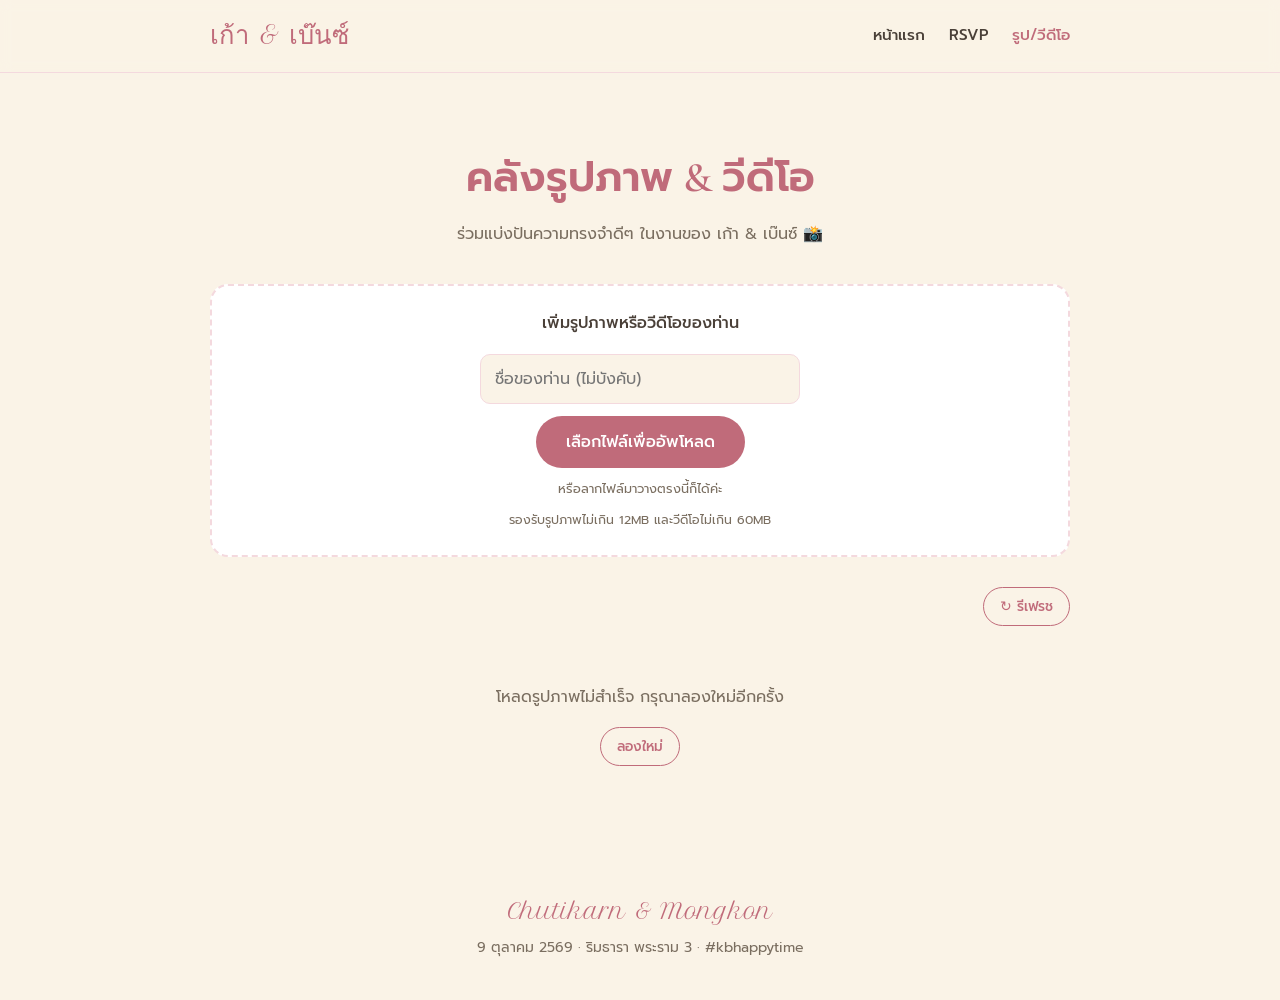
<file: gallery.html>
<!DOCTYPE html>
<html lang="th">
<head>
<meta charset="UTF-8">
<meta name="viewport" content="width=device-width, initial-scale=1.0">
<title>รูปภาพ &amp; วีดีโอ | เก้า &amp; เบ๊นซ์</title>
<link rel="stylesheet" href="css/style.css">
</head>
<body>

<nav class="site-nav">
  <div class="container">
    <div class="brand">เก้า &amp; เบ๊นซ์</div>
    <div class="links">
      <a href="index.html">หน้าแรก</a>
      <a href="index.html#rsvp">RSVP</a>
      <a href="gallery.html" class="active">รูป/วีดีโอ</a>
    </div>
  </div>
</nav>

<header class="hero" style="padding-bottom:20px;">
  <div class="container">
    <h1>คลังรูปภาพ &amp; วีดีโอ</h1>
    <p style="color:var(--text-soft); margin-top:8px;">ร่วมแบ่งปันความทรงจำดีๆ ในงานของ เก้า &amp; เบ๊นซ์ 📸</p>
  </div>
</header>

<section class="section" style="padding-top:0">
  <div class="container">

    <div class="upload-box" id="upload-box">
      <p style="margin-top:0; font-weight:500;">เพิ่มรูปภาพหรือวีดีโอของท่าน</p>
      <input type="file" id="file-input" accept="image/*,video/*" style="display:none">
      <input type="text" id="uploader-name" class="form-control" placeholder="ชื่อของท่าน (ไม่บังคับ)" style="max-width:320px; margin:0 auto 12px;">
      <div id="upload-preview"></div>
      <button class="btn" id="pick-file-btn">เลือกไฟล์เพื่ออัพโหลด</button>
      <p style="font-size:0.8rem; color:var(--text-soft); margin:10px 0 0;">หรือลากไฟล์มาวางตรงนี้ก็ได้ค่ะ</p>
      <div id="upload-alert"></div>
      <p style="font-size:0.78rem; color:var(--text-soft); margin-bottom:0; margin-top:10px;">รองรับรูปภาพไม่เกิน 12MB และวีดีโอไม่เกิน 60MB</p>
    </div>

    <div class="gallery-filters" id="gallery-filters" style="display:none;">
      <button class="filter-pill active" data-filter="all">ทั้งหมด</button>
      <button class="filter-pill" data-filter="image">รูปภาพ</button>
      <button class="filter-pill" data-filter="video">วีดีโอ</button>
    </div>

    <div class="gallery-refresh-row">
      <button class="btn outline small" id="refresh-btn">↻ รีเฟรช</button>
    </div>

    <div class="skeleton-grid" id="gallery-skeleton">
      <div class="skeleton-item" style="height:220px;"></div>
      <div class="skeleton-item" style="height:160px;"></div>
      <div class="skeleton-item" style="height:260px;"></div>
      <div class="skeleton-item" style="height:190px;"></div>
      <div class="skeleton-item" style="height:150px;"></div>
      <div class="skeleton-item" style="height:230px;"></div>
    </div>
    <div id="gallery-error" style="display:none; text-align:center; padding:30px;">
      <p style="color:var(--text-soft);">โหลดรูปภาพไม่สำเร็จ กรุณาลองใหม่อีกครั้ง</p>
      <button class="btn outline small" id="retry-btn">ลองใหม่</button>
    </div>
    <div class="masonry-grid" id="gallery-grid" style="display:none;"></div>
  </div>
</section>

<footer class="site-footer">
  <span class="script-accent">Chutikarn &amp; Mongkon</span>
  9 ตุลาคม 2569 · ริมธารา พระราม 3 · #kbhappytime
</footer>

<div class="lightbox" id="lightbox" style="display:none;">
  <span class="lightbox-close" id="lightbox-close">&times;</span>
  <button class="lightbox-nav lightbox-prev" id="lightbox-prev" aria-label="ก่อนหน้า">&#8249;</button>
  <button class="lightbox-nav lightbox-next" id="lightbox-next" aria-label="ถัดไป">&#8250;</button>
  <div class="lightbox-inner" id="lightbox-inner"></div>
</div>

<script src="js/config.js"></script>
<script src="js/api.js"></script>
<script>
(function () {
  var grid = document.getElementById('gallery-grid');
  var skeletonEl = document.getElementById('gallery-skeleton');
  var errorEl = document.getElementById('gallery-error');
  var filtersEl = document.getElementById('gallery-filters');
  var fileInput = document.getElementById('file-input');
  var pickBtn = document.getElementById('pick-file-btn');
  var previewEl = document.getElementById('upload-preview');
  var alertEl = document.getElementById('upload-alert');
  var uploadBox = document.getElementById('upload-box');

  var allItems = [];
  var currentFilter = 'all';
  var visibleItems = [];
  var lightboxIndex = -1;

  function itemsForFilter(f) {
    if (f === 'all') return allItems;
    return allItems.filter(function (it) { return it.type === f; });
  }

  function loadGallery() {
    if (!window.WeddingAPI.isConfigured()) {
      skeletonEl.style.display = 'none';
      errorEl.style.display = 'block';
      errorEl.querySelector('p').textContent = 'ระบบยังไม่ได้เชื่อมต่อ API (สำหรับผู้ดูแล: ใส่ API_URL ใน js/config.js)';
      return;
    }
    skeletonEl.style.display = '';
    errorEl.style.display = 'none';
    grid.style.display = 'none';
    window.WeddingAPI.get('getGalleryPublic').then(function (res) {
      allItems = (res && res.items) || [];
      skeletonEl.style.display = 'none';
      grid.style.display = '';
      filtersEl.style.display = allItems.length > 0 ? 'flex' : 'none';
      renderGrid();
    }).catch(function () {
      skeletonEl.style.display = 'none';
      errorEl.style.display = 'block';
    });
  }

  function renderGrid() {
    visibleItems = itemsForFilter(currentFilter);
    grid.innerHTML = '';
    if (visibleItems.length === 0) {
      grid.innerHTML = '<div class="gallery-empty"><span class="emoji">🌸</span>' +
        (allItems.length === 0
          ? 'ยังไม่มีรูปภาพ เป็นคนแรกที่แชร์ความทรงจำสิคะ'
          : 'ยังไม่มีรายการในหมวดนี้') +
        '</div>';
      return;
    }
    visibleItems.forEach(function (item, idx) {
      var div = document.createElement('div');
      div.className = 'masonry-item';
      div.style.animationDelay = Math.min(idx * 0.045, 0.6) + 's';
      var caption = item.caption || item.uploaderName || '';
      if (item.type === 'video') {
        div.innerHTML = '<img loading="lazy" src="' + item.thumbUrl + '" alt="">' +
          '<div class="video-badge">&#9658;</div>' +
          (caption ? '<div class="item-overlay"><div class="item-caption">' + escHtml(caption) + '</div></div>' : '');
      } else {
        div.innerHTML = '<img loading="lazy" src="' + item.thumbUrl + '" alt="' + escHtml(item.caption || '') + '">' +
          (caption ? '<div class="item-overlay"><div class="item-caption">' + escHtml(caption) + '</div></div>' : '');
      }
      div.addEventListener('click', function () { openLightbox(idx); });
      grid.appendChild(div);
    });
  }

  function escHtml(s) {
    return String(s).replace(/[&<>"]/g, function (c) {
      return { '&': '&amp;', '<': '&lt;', '>': '&gt;', '"': '&quot;' }[c];
    });
  }

  filtersEl.addEventListener('click', function (e) {
    var btn = e.target.closest('.filter-pill');
    if (!btn) return;
    filtersEl.querySelectorAll('.filter-pill').forEach(function (b) { b.classList.remove('active'); });
    btn.classList.add('active');
    currentFilter = btn.dataset.filter;
    renderGrid();
  });

  document.getElementById('refresh-btn').addEventListener('click', loadGallery);
  document.getElementById('retry-btn').addEventListener('click', loadGallery);

  // ---------- Lightbox with prev/next ----------
  function openLightbox(idx) {
    lightboxIndex = idx;
    renderLightbox();
    document.getElementById('lightbox').style.display = 'flex';
  }

  function renderLightbox() {
    var item = visibleItems[lightboxIndex];
    if (!item) return;
    var inner = document.getElementById('lightbox-inner');
    inner.innerHTML = '';
    var content = document.createElement('div');
    if (item.type === 'video') {
      content.innerHTML = '<iframe src="' + item.url + '" allow="autoplay" style="width:100%; height:70vh; border-radius:14px; border:none;"></iframe>';
    } else {
      content.innerHTML = '<img src="' + item.url + '" style="border-radius:14px; max-height:78vh; max-width:100%; display:block; margin:0 auto;">';
    }
    var meta = (item.caption || item.uploaderName)
      ? '<div class="lightbox-meta">' + escHtml(item.caption || '') +
        (item.uploaderName ? ' <span style="opacity:0.7;">— ' + escHtml(item.uploaderName) + '</span>' : '') + '</div>'
      : '';
    var counter = visibleItems.length > 1
      ? '<div class="lightbox-counter">' + (lightboxIndex + 1) + ' / ' + visibleItems.length + '</div>'
      : '';
    inner.innerHTML = content.innerHTML + meta + counter;
    // re-trigger fade animation
    inner.classList.remove('lightbox-inner');
    void inner.offsetWidth;
    inner.classList.add('lightbox-inner');
  }

  function closeLightbox() {
    document.getElementById('lightbox').style.display = 'none';
    document.getElementById('lightbox-inner').innerHTML = '';
    lightboxIndex = -1;
  }

  function showPrev() {
    if (visibleItems.length === 0) return;
    lightboxIndex = (lightboxIndex - 1 + visibleItems.length) % visibleItems.length;
    renderLightbox();
  }
  function showNext() {
    if (visibleItems.length === 0) return;
    lightboxIndex = (lightboxIndex + 1) % visibleItems.length;
    renderLightbox();
  }

  document.getElementById('lightbox-close').addEventListener('click', closeLightbox);
  document.getElementById('lightbox-prev').addEventListener('click', function (e) { e.stopPropagation(); showPrev(); });
  document.getElementById('lightbox-next').addEventListener('click', function (e) { e.stopPropagation(); showNext(); });
  document.getElementById('lightbox').addEventListener('click', function (e) {
    if (e.target.id === 'lightbox') closeLightbox();
  });
  document.addEventListener('keydown', function (e) {
    if (document.getElementById('lightbox').style.display !== 'flex') return;
    if (e.key === 'Escape') closeLightbox();
    else if (e.key === 'ArrowLeft') showPrev();
    else if (e.key === 'ArrowRight') showNext();
  });

  // ---------- Upload (click + drag & drop) ----------
  pickBtn.addEventListener('click', function () { fileInput.click(); });

  ['dragenter', 'dragover'].forEach(function (evt) {
    uploadBox.addEventListener(evt, function (e) {
      e.preventDefault(); e.stopPropagation();
      uploadBox.classList.add('dragover');
    });
  });
  ['dragleave', 'drop'].forEach(function (evt) {
    uploadBox.addEventListener(evt, function (e) {
      e.preventDefault(); e.stopPropagation();
      uploadBox.classList.remove('dragover');
    });
  });
  uploadBox.addEventListener('drop', function (e) {
    var files = e.dataTransfer && e.dataTransfer.files;
    if (files && files[0]) handleFile(files[0]);
  });

  fileInput.addEventListener('change', function () {
    var file = fileInput.files[0];
    if (file) handleFile(file);
  });

  function handleFile(file) {
    var isVideo = file.type.indexOf('video') === 0;
    var maxSize = isVideo ? 60 * 1024 * 1024 : 12 * 1024 * 1024;
    alertEl.innerHTML = '';
    if (file.size > maxSize) {
      alertEl.innerHTML = '<div class="alert error">ไฟล์มีขนาดใหญ่เกินไป (สูงสุด ' + (isVideo ? '60MB สำหรับวีดีโอ' : '12MB สำหรับรูปภาพ') + ')</div>';
      return;
    }
    if (!window.WeddingAPI.isConfigured()) {
      alertEl.innerHTML = '<div class="alert error">ระบบยังไม่ได้เชื่อมต่อ API (สำหรับผู้ดูแล: ใส่ API_URL ใน js/config.js)</div>';
      return;
    }

    previewEl.innerHTML = '';
    if (!isVideo) {
      var img = document.createElement('img');
      img.className = 'upload-preview-thumb';
      img.src = URL.createObjectURL(file);
      previewEl.appendChild(img);
    }
    var statusP = document.createElement('p');
    statusP.textContent = 'กำลังอัพโหลด "' + file.name + '"...';
    previewEl.appendChild(statusP);
    var barWrap = document.createElement('div');
    barWrap.className = 'upload-progress-bar';
    var bar = document.createElement('div');
    bar.className = 'upload-progress-fill';
    barWrap.appendChild(bar);
    previewEl.appendChild(barWrap);

    // ลูกเล่นแถบความคืบหน้า (ไต่ขึ้นเรื่อยๆ ระหว่างรอเซิร์ฟเวอร์ตอบกลับ)
    var pct = 0;
    var progressTimer = setInterval(function () {
      pct = Math.min(pct + Math.random() * 12, 90);
      bar.style.width = pct + '%';
    }, 220);

    var reader = new FileReader();
    reader.onload = function () {
      var base64 = reader.result.split(',')[1];
      window.WeddingAPI.post('uploadMedia', {
        filename: file.name,
        mimeType: file.type,
        base64Data: base64,
        type: isVideo ? 'video' : 'image',
        uploaderName: document.getElementById('uploader-name').value
      }).then(function (res) {
        clearInterval(progressTimer);
        if (res && res.success) {
          bar.style.width = '100%';
          setTimeout(function () {
            previewEl.innerHTML = '';
            alertEl.innerHTML = '<div class="alert success">อัพโหลดสำเร็จ! ขอบคุณที่แชร์ความทรงจำนะคะ 🎉</div>';
            fileInput.value = '';
            loadGallery();
          }, 300);
        } else {
          previewEl.innerHTML = '';
          alertEl.innerHTML = '<div class="alert error">อัพโหลดไม่สำเร็จ: ' + ((res && res.error) || 'unknown') + '</div>';
        }
      }).catch(function () {
        clearInterval(progressTimer);
        previewEl.innerHTML = '';
        alertEl.innerHTML = '<div class="alert error">เชื่อมต่อไม่สำเร็จ กรุณาลองใหม่อีกครั้ง</div>';
      });
    };
    reader.readAsDataURL(file);
  }

  loadGallery();
})();
</script>
</body>
</html>
</file>
<file: css/style.css>
@import url('https://fonts.googleapis.com/css2?family=Cormorant+Garamond:ital,wght@0,400;0,600;1,400&family=Petit+Formal+Script&family=Prompt:wght@300;400;500;600;700&display=swap');

:root {
  --cream: #FAF3E7;
  --cream-deep: #F3E9D6;
  --pink: #D98A95;
  --pink-deep: #C06B7A;
  --pink-light: #F4D9DE;
  --sage: #7C9473;
  --sage-light: #DCE8D5;
  --gold: #C9A15A;
  --text-dark: #4A4038;
  --text-soft: #7A6E60;
  --white: #FFFFFF;
  --shadow: 0 8px 30px rgba(74, 64, 56, 0.12);
  --radius: 18px;
}

* { box-sizing: border-box; }

body {
  margin: 0;
  font-family: 'Prompt', sans-serif;
  color: var(--text-dark);
  background: var(--cream);
  line-height: 1.7;
  padding-bottom: env(safe-area-inset-bottom);
}

h1, h2, h3, .script {
  font-family: 'Cormorant Garamond', 'Prompt', serif;
  font-weight: 600;
  margin: 0;
}

.script-accent {
  font-family: 'Petit Formal Script', cursive;
  color: var(--pink-deep);
}

a { color: var(--pink-deep); text-decoration: none; }

img, video, iframe { max-width: 100%; display: block; }

.container {
  max-width: 900px;
  margin: 0 auto;
  padding: 0 20px;
}

/* ---------- Nav ---------- */
.site-nav {
  position: sticky;
  top: 0;
  z-index: 50;
  background: rgba(250, 243, 231, 0.92);
  backdrop-filter: blur(6px);
  border-bottom: 1px solid var(--pink-light);
}
.site-nav .container {
  display: flex;
  align-items: center;
  justify-content: space-between;
  padding: 14px 20px;
}
.site-nav .brand {
  font-family: 'Petit Formal Script', cursive;
  font-size: 1.6rem;
  color: var(--pink-deep);
}
.site-nav .links a {
  margin-left: 18px;
  font-size: 0.95rem;
  color: var(--text-dark);
  font-weight: 500;
}
.site-nav .links a.active,
.site-nav .links a:hover { color: var(--pink-deep); }

/* ---------- Hero ---------- */
.hero {
  position: relative;
  text-align: center;
  padding: 70px 20px 50px;
  overflow: hidden;
}
.hero-card {
  max-width: 420px;
  margin: 0 auto 28px;
  border-radius: var(--radius);
  overflow: hidden;
  box-shadow: var(--shadow);
  border: 6px solid var(--white);
}
.hero h1 {
  font-size: 2.6rem;
  color: var(--pink-deep);
}
.hero .names-en {
  font-family: 'Petit Formal Script', cursive;
  font-size: 3rem;
  color: var(--pink-deep);
  margin: 8px 0;
}
.hero .date-badge {
  display: inline-block;
  margin-top: 14px;
  padding: 10px 26px;
  background: var(--white);
  border: 1px solid var(--pink-light);
  border-radius: 999px;
  font-size: 1.05rem;
  color: var(--text-soft);
  box-shadow: var(--shadow);
}
.countdown {
  display: flex;
  justify-content: center;
  gap: 14px;
  margin-top: 26px;
  flex-wrap: wrap;
}
.countdown .box {
  background: var(--white);
  border-radius: 14px;
  padding: 14px 18px;
  min-width: 76px;
  box-shadow: var(--shadow);
}
.countdown .box .num {
  font-size: 1.8rem;
  font-weight: 600;
  color: var(--pink-deep);
  font-family: 'Cormorant Garamond', serif;
}
.countdown .box .lbl {
  font-size: 0.78rem;
  color: var(--text-soft);
}

/* ---------- Section ---------- */
.section {
  padding: 56px 0;
}
.section-title {
  text-align: center;
  font-size: 2rem;
  color: var(--pink-deep);
  margin-bottom: 8px;
}
.section-sub {
  text-align: center;
  color: var(--text-soft);
  margin-bottom: 36px;
  font-size: 0.95rem;
}
.divider {
  width: 60px;
  height: 2px;
  background: var(--gold);
  margin: 16px auto 0;
  opacity: 0.6;
}

/* ---------- Card ---------- */
.card {
  background: var(--white);
  border-radius: var(--radius);
  box-shadow: var(--shadow);
  padding: 28px;
}

/* ---------- Parents ---------- */
.parents-grid {
  display: grid;
  grid-template-columns: 1fr 1fr;
  gap: 24px;
  text-align: center;
}
.parents-grid .side-label {
  color: var(--gold);
  font-size: 0.85rem;
  letter-spacing: 1px;
  margin-bottom: 8px;
}
@media (max-width: 560px) {
  .parents-grid { grid-template-columns: 1fr; gap: 20px; }
}

/* ---------- Schedule ---------- */
.schedule-list {
  display: flex;
  flex-direction: column;
  gap: 14px;
  max-width: 460px;
  margin: 0 auto;
}
.schedule-item {
  display: flex;
  align-items: center;
  gap: 16px;
  background: var(--white);
  border-radius: 14px;
  padding: 16px 20px;
  box-shadow: var(--shadow);
}
.schedule-item .icon { font-size: 1.6rem; }
.schedule-item .time {
  font-weight: 600;
  color: var(--pink-deep);
  min-width: 74px;
}

/* ---------- Theme colors ---------- */
.theme-colors {
  display: flex;
  justify-content: center;
  gap: 10px;
  flex-wrap: wrap;
}
.theme-swatch {
  width: 56px;
  text-align: center;
  font-size: 0.72rem;
  color: var(--text-soft);
}
.theme-swatch .dot {
  width: 44px;
  height: 44px;
  border-radius: 50%;
  margin: 0 auto 6px;
  box-shadow: 0 3px 8px rgba(0,0,0,0.12);
  border: 2px solid var(--white);
}

/* ---------- Map ---------- */
.map-frame {
  border-radius: var(--radius);
  overflow: hidden;
  box-shadow: var(--shadow);
  height: 320px;
}
.map-frame iframe { width: 100%; height: 100%; border: 0; }
.map-btn {
  display: inline-block;
  margin-top: 16px;
  padding: 12px 28px;
  background: var(--sage);
  color: var(--white);
  border-radius: 999px;
  font-weight: 500;
}

/* ---------- Form ---------- */
.form-group { margin-bottom: 18px; }
.form-group label {
  display: block;
  margin-bottom: 6px;
  font-size: 0.9rem;
  color: var(--text-soft);
}
.form-control {
  width: 100%;
  padding: 12px 14px;
  border: 1px solid var(--pink-light);
  border-radius: 10px;
  font-family: 'Prompt', sans-serif;
  font-size: 1rem;
  background: var(--cream);
  color: var(--text-dark);
}
.form-control:focus {
  outline: none;
  border-color: var(--pink-deep);
  background: var(--white);
}
.radio-row {
  display: flex;
  gap: 14px;
}
.radio-pill {
  flex: 1;
  text-align: center;
  padding: 14px;
  border-radius: 12px;
  border: 2px solid var(--pink-light);
  cursor: pointer;
  font-weight: 500;
  transition: all 0.15s;
}
.radio-pill.selected.yes { background: var(--sage-light); border-color: var(--sage); color: #3f5638; }
.radio-pill.selected.no { background: #F5DADA; border-color: #C77B7B; color: #7A3535; }
.radio-pill input { display: none; }

.btn {
  display: inline-block;
  border: none;
  cursor: pointer;
  padding: 14px 30px;
  border-radius: 999px;
  background: var(--pink-deep);
  color: var(--white);
  font-family: 'Prompt', sans-serif;
  font-weight: 500;
  font-size: 1rem;
  transition: opacity 0.15s;
}
.btn:hover { opacity: 0.88; }
.btn.secondary { background: var(--sage); }
.btn.outline {
  background: transparent;
  color: var(--pink-deep);
  border: 1.5px solid var(--pink-deep);
}
.btn.danger { background: #C0574F; }
.btn.small { padding: 8px 16px; font-size: 0.85rem; }
.btn:disabled { opacity: 0.5; cursor: not-allowed; }
.btn-block { width: 100%; text-align: center; }

.autocomplete-wrap { position: relative; }
.autocomplete-list {
  position: absolute;
  top: 100%; left: 0; right: 0;
  background: var(--white);
  border-radius: 10px;
  box-shadow: var(--shadow);
  margin-top: 4px;
  max-height: 220px;
  overflow-y: auto;
  z-index: 20;
}
.autocomplete-list div {
  padding: 10px 14px;
  cursor: pointer;
  font-size: 0.92rem;
  border-bottom: 1px solid var(--cream-deep);
}
.autocomplete-list div:hover { background: var(--pink-light); }

.rsvp-position-tag {
  margin-top: 8px;
  padding: 8px 14px;
  border-radius: 999px;
  background: var(--sage-light);
  color: #3f5638;
  font-size: 0.86rem;
  font-weight: 500;
  display: inline-block;
}

.rsvp-description-tag {
  margin-top: 8px;
  margin-left: 6px;
  padding: 8px 14px;
  border-radius: 999px;
  background: var(--pink-light);
  color: var(--pink-deep);
  font-size: 0.86rem;
  font-weight: 500;
  display: inline-block;
}

.alert {
  padding: 14px 18px;
  border-radius: 12px;
  margin-top: 16px;
  font-size: 0.92rem;
}
.alert.success { background: var(--sage-light); color: #3f5638; }
.alert.error { background: #F6DADA; color: #7A3535; }
.alert.info { background: var(--pink-light); color: var(--pink-deep); }

/* ---------- QR / PromptPay ---------- */
.gift-card {
  text-align: center;
  max-width: 420px;
  margin: 0 auto;
}
.gift-card-img {
  width: 100%;
  display: block;
  border-radius: var(--radius);
  box-shadow: var(--shadow);
}
.save-qr-btn {
  display: block;
  margin: 14px auto 0;
  max-width: 420px;
}

.slip-form {
  max-width: 420px;
  margin: 18px auto 0;
  background: var(--white);
  border-radius: var(--radius);
  box-shadow: var(--shadow);
  padding: 20px;
  text-align: left;
}
.slip-form h4 { margin-bottom: 12px; text-align: center; color: var(--pink-deep); }

/* ---------- Gallery ---------- */
.gallery-grid {
  display: grid;
  grid-template-columns: repeat(auto-fill, minmax(180px, 1fr));
  gap: 14px;
}
.gallery-item {
  position: relative;
  border-radius: 14px;
  overflow: hidden;
  box-shadow: var(--shadow);
  aspect-ratio: 1 / 1;
  background: var(--white);
  cursor: pointer;
}
.gallery-item img, .gallery-item .video-thumb {
  width: 100%; height: 100%; object-fit: cover;
}
.gallery-item .video-badge {
  position: absolute; top: 8px; right: 8px;
  background: rgba(0,0,0,0.55); color: white;
  border-radius: 50%; width: 30px; height: 30px;
  display: flex; align-items: center; justify-content: center;
  font-size: 0.9rem;
}

.slip-item {
  border-radius: 14px;
  overflow: hidden;
  box-shadow: var(--shadow);
  background: var(--white);
}
.slip-item img {
  width: 100%; aspect-ratio: 1 / 1; object-fit: cover; display: block; cursor: pointer;
}
.slip-item .slip-item-info {
  padding: 10px 12px;
  display: flex; align-items: center; justify-content: space-between; gap: 8px;
}
.slip-item .slip-item-name { font-size: 0.86rem; font-weight: 500; overflow: hidden; text-overflow: ellipsis; white-space: nowrap; }
.slip-item .slip-item-date { font-size: 0.74rem; color: var(--text-soft); white-space: nowrap; }
.upload-box {
  background: var(--white);
  border: 2px dashed var(--pink-light);
  border-radius: var(--radius);
  padding: 24px;
  text-align: center;
  margin-bottom: 30px;
}

.lightbox {
  position: fixed; inset: 0;
  background: rgba(20, 16, 12, 0.9);
  display: flex; align-items: center; justify-content: center;
  z-index: 200; padding: 20px;
}
.lightbox-inner { max-width: 800px; width: 100%; animation: lbFadeIn 0.25s ease; }
@keyframes lbFadeIn { from { opacity: 0; transform: scale(0.97); } to { opacity: 1; transform: scale(1); } }
.lightbox-close {
  position: absolute; top: 20px; right: 26px;
  color: white; font-size: 2rem; cursor: pointer;
  width: 40px; height: 40px; display: flex; align-items: center; justify-content: center;
  border-radius: 50%; transition: background 0.2s ease;
}
.lightbox-close:hover { background: rgba(255,255,255,0.12); }
.lightbox-nav {
  position: absolute; top: 50%; transform: translateY(-50%);
  background: rgba(255,255,255,0.14); color: white; border: none;
  width: 46px; height: 46px; border-radius: 50%; font-size: 1.5rem; cursor: pointer;
  display: flex; align-items: center; justify-content: center; line-height: 1;
  transition: background 0.2s ease, transform 0.15s ease;
}
.lightbox-nav:hover { background: rgba(255,255,255,0.32); transform: translateY(-50%) scale(1.06); }
.lightbox-prev { left: 14px; }
.lightbox-next { right: 14px; }
.lightbox-counter { color: rgba(255,255,255,0.7); text-align: center; font-size: 0.8rem; margin-top: 12px; letter-spacing: 0.5px; }
.lightbox-meta { color: white; text-align: center; margin-top: 8px; font-size: 0.92rem; }

/* ---------- ป๊อปอัพ QR ร่วมยินดี (เด้งตอนตอบ RSVP ว่าไม่มาร่วมงาน) ---------- */
.gift-popup-overlay {
  position: fixed; inset: 0;
  background: rgba(20, 16, 12, 0.6);
  display: flex; align-items: flex-start; justify-content: center;
  overflow-y: auto;
  z-index: 210; padding: 20px;
  padding-bottom: calc(20px + env(safe-area-inset-bottom));
}
.gift-popup {
  position: relative;
  background: var(--white);
  border-radius: var(--radius);
  box-shadow: var(--shadow);
  max-width: 380px; width: 100%;
  margin: auto;
  padding: 28px 24px 24px;
  text-align: center;
  animation: lbFadeIn 0.25s ease;
}
.gift-popup h3 { margin-bottom: 8px; color: var(--pink-deep); }
.gift-popup p { color: var(--text-soft); font-size: 0.92rem; margin-bottom: 16px; }
.gift-popup-img {
  width: 100%; display: block; border-radius: 12px;
  box-shadow: var(--shadow); margin-bottom: 18px;
}
.gift-popup .save-qr-btn { margin-top: 0; }
.gift-popup-close {
  position: absolute; top: 10px; right: 14px;
  font-size: 1.6rem; line-height: 1; cursor: pointer;
  color: var(--text-soft); width: 32px; height: 32px;
  display: flex; align-items: center; justify-content: center;
  border-radius: 50%; transition: background 0.2s ease;
}
.gift-popup-close:hover { background: var(--cream-deep); }

/* ---------- Gallery page: filters, masonry, skeleton, upload ---------- */
.gallery-filters {
  display: flex; gap: 10px; justify-content: center; margin-bottom: 24px; flex-wrap: wrap;
}
.filter-pill {
  padding: 8px 22px; border-radius: 999px; border: 1.5px solid var(--pink-light);
  background: var(--white); color: var(--text-soft); font-size: 0.88rem; font-weight: 500;
  cursor: pointer; transition: all 0.2s ease;
}
.filter-pill:hover { border-color: var(--pink-deep); color: var(--pink-deep); }
.filter-pill.active { background: var(--pink-deep); border-color: var(--pink-deep); color: white; }

.masonry-grid { column-count: 2; column-gap: 14px; }
@media (min-width: 640px) { .masonry-grid { column-count: 3; } }
@media (min-width: 960px) { .masonry-grid { column-count: 4; } }

.masonry-item {
  break-inside: avoid; margin-bottom: 14px; position: relative;
  border-radius: 14px; overflow: hidden; box-shadow: var(--shadow);
  cursor: pointer; background: var(--white);
  opacity: 0; transform: translateY(18px);
  animation: fadeInUp 0.55s ease forwards;
}
@keyframes fadeInUp { to { opacity: 1; transform: translateY(0); } }
.masonry-item img { width: 100%; display: block; transition: transform 0.4s ease; }
.masonry-item:hover img { transform: scale(1.06); }
.masonry-item .item-overlay {
  position: absolute; inset: 0;
  background: linear-gradient(to top, rgba(20,16,12,0.7), transparent 58%);
  opacity: 0; transition: opacity 0.25s ease;
  display: flex; align-items: flex-end; padding: 12px;
}
.masonry-item:hover .item-overlay { opacity: 1; }
.masonry-item .item-caption { color: white; font-size: 0.78rem; line-height: 1.4; }
.masonry-item .video-badge {
  position: absolute; top: 10px; right: 10px;
  width: 36px; height: 36px; border-radius: 50%;
  background: rgba(0,0,0,0.55); color: white;
  display: flex; align-items: center; justify-content: center; font-size: 1rem;
}
.masonry-item .video-badge::after {
  content: ''; position: absolute; inset: -6px; border-radius: 50%;
  border: 2px solid rgba(255,255,255,0.55); animation: pulseRing 2s ease-out infinite;
}
@keyframes pulseRing {
  0% { transform: scale(0.85); opacity: 0.9; }
  100% { transform: scale(1.5); opacity: 0; }
}

.skeleton-grid { column-count: 2; column-gap: 14px; }
@media (min-width: 640px) { .skeleton-grid { column-count: 3; } }
@media (min-width: 960px) { .skeleton-grid { column-count: 4; } }
.skeleton-item {
  break-inside: avoid; margin-bottom: 14px; border-radius: 14px;
  background: linear-gradient(90deg, #EFE7DC 25%, #F7F1E8 37%, #EFE7DC 63%);
  background-size: 400% 100%; animation: shimmer 1.4s ease infinite;
}
@keyframes shimmer { 0% { background-position: 100% 0; } 100% { background-position: -100% 0; } }

.gallery-empty { grid-column: 1/-1; text-align: center; padding: 40px 20px; color: var(--text-soft); }
.gallery-empty .emoji { font-size: 2.4rem; display: block; margin-bottom: 10px; }

.upload-box { transition: background 0.2s ease, border-color 0.2s ease; }
.upload-box.dragover { background: var(--pink-light); border-color: var(--pink-deep); }
.upload-preview-thumb {
  max-width: 160px; max-height: 160px; border-radius: 10px; margin: 0 auto 10px;
  display: block; box-shadow: var(--shadow); object-fit: cover;
}
.upload-progress-bar {
  height: 6px; border-radius: 999px; background: var(--pink-light);
  overflow: hidden; margin-top: 12px; max-width: 320px; margin-left: auto; margin-right: auto;
}
.upload-progress-fill {
  height: 100%; background: var(--pink-deep); width: 0%;
  transition: width 0.3s ease; border-radius: 999px;
}
.gallery-refresh-row { display: flex; justify-content: flex-end; margin-bottom: 12px; }

/* ---------- Pre-wedding video ---------- */
.pw-video {
  position: relative;
  max-width: 380px;
  margin: 0 auto 26px;
  border-radius: var(--radius);
  overflow: hidden;
  box-shadow: var(--shadow);
  background: #000;
  transition: box-shadow 0.25s ease, transform 0.25s ease;
}
.pw-video:hover { box-shadow: 0 16px 42px rgba(0,0,0,0.28); transform: translateY(-2px); }
.pw-video video { width: 100%; display: block; max-height: 76vh; }
.pw-video-label {
  position: absolute; top: 12px; left: 12px; z-index: 2;
  background: rgba(20,16,12,0.6); color: #fff; font-size: 0.76rem;
  padding: 5px 13px; border-radius: 999px; letter-spacing: 0.3px;
  pointer-events: none;
}
.pw-count-tag {
  display: block; margin-top: 4px; font-size: 0.82rem;
  color: var(--pink-deep); font-weight: 500;
}

/* ---------- Pre-wedding: video play button overlay ---------- */
.pw-play-btn {
  position: absolute; top: 50%; left: 50%; transform: translate(-50%, -50%);
  width: 64px; height: 64px; border-radius: 50%; border: none;
  background: var(--pink-deep); color: #fff; font-size: 1.2rem;
  display: flex; align-items: center; justify-content: center;
  cursor: pointer; z-index: 3; box-shadow: 0 8px 22px rgba(0,0,0,0.32);
  transition: transform 0.2s ease, box-shadow 0.2s ease;
}
.pw-play-btn:hover { transform: translate(-50%, -50%) scale(1.08); box-shadow: 0 10px 26px rgba(0,0,0,0.4); }

/* ---------- Pre-wedding: rows of large auto-rotating slideshows (2 / 1 / 2) ---------- */
.pw-slideshow-rows { margin-top: 24px; }
.pw-ss-row {
  display: flex; gap: 14px; margin-bottom: 14px; align-items: flex-start;
}
.pw-ss-row:last-child { margin-bottom: 0; }
@media (max-width: 640px) {
  .pw-ss-row { flex-direction: column; }
  /* flex:1 1 0 breaks in column mode (auto-height parent never gives it room to grow,
     so it collapses to 0×0) — force an explicit width instead so aspect-ratio has
     something definite to compute height from. */
  .pw-ss-row .pw-hero-slideshow { flex: 0 0 auto; width: 100%; }
}

.pw-hero-slideshow {
  position: relative; flex: 1 1 0; min-width: 0; max-width: 460px; margin: 0 auto;
  border-radius: var(--radius); overflow: hidden; box-shadow: var(--shadow);
  background: #000; aspect-ratio: 4 / 5; cursor: pointer;
}
.pw-ss-row-1 .pw-hero-slideshow { max-width: 520px; }
.pw-hero-stage { position: relative; width: 100%; height: 100%; }
.pw-hero-stage img {
  position: absolute; inset: 0; width: 100%; height: 100%; object-fit: cover;
  opacity: 0; transition: opacity 1.1s ease;
}
.pw-hero-stage img.active { opacity: 1; }
.pw-hero-nav {
  position: absolute; top: 50%; transform: translateY(-50%);
  background: rgba(255,255,255,0.28); color: #fff; border: none;
  width: 40px; height: 40px; border-radius: 50%; font-size: 1.3rem; cursor: pointer;
  display: flex; align-items: center; justify-content: center; line-height: 1;
  z-index: 2; opacity: 0.8; transition: opacity 0.2s ease, background 0.2s ease;
}
.pw-hero-nav:hover { opacity: 1; background: rgba(255,255,255,0.42); }
.pw-hero-prev { left: 10px; }
.pw-hero-next { right: 10px; }
.pw-hero-counter {
  position: absolute; right: 14px; bottom: 12px; z-index: 2;
  color: #fff; font-size: 0.78rem; background: rgba(0,0,0,0.4);
  padding: 3px 11px; border-radius: 999px; letter-spacing: 0.4px;
}

/* ---------- Pre-wedding: scroll-triggered reveal (overrides load-time animation) ---------- */
.masonry-item.pw-scroll-item { animation: none; }
.masonry-item.pw-scroll-item.pw-in-view { animation: fadeInUp 0.6s ease forwards; }

/* ---------- Footer ---------- */
.site-footer {
  text-align: center;
  padding: 40px 20px calc(40px + env(safe-area-inset-bottom));
  color: var(--text-soft);
  font-size: 0.88rem;
}
.site-footer .script-accent { font-size: 1.4rem; display: block; margin-bottom: 6px; }

/* ---------- Admin ---------- */
.admin-shell { min-height: 100vh; }
.admin-login-box {
  max-width: 380px;
  margin: 90px auto;
}
.admin-header {
  background: var(--white);
  border-bottom: 1px solid var(--pink-light);
  padding: 14px 0;
  position: sticky; top: 0; z-index: 30;
}
.admin-header .container { display: flex; justify-content: space-between; align-items: center; }
.tabs {
  display: flex;
  gap: 6px;
  margin: 24px 0;
  flex-wrap: wrap;
}
.tab-btn {
  padding: 10px 20px;
  border-radius: 999px;
  background: var(--white);
  border: 1px solid var(--pink-light);
  cursor: pointer;
  font-family: 'Prompt', sans-serif;
  font-size: 0.9rem;
}
.tab-btn.active { background: var(--pink-deep); color: white; border-color: var(--pink-deep); }
.tab-panel { display: none; }
.tab-panel.active { display: block; }

.stat-grid {
  display: grid;
  grid-template-columns: repeat(auto-fit, minmax(150px, 1fr));
  gap: 14px;
  margin-bottom: 28px;
}
.stat-card {
  background: var(--white);
  border-radius: 14px;
  box-shadow: var(--shadow);
  padding: 18px;
  text-align: center;
}
.stat-card .num { font-size: 1.9rem; font-weight: 600; color: var(--pink-deep); font-family: 'Cormorant Garamond', serif; }
.stat-card .lbl { font-size: 0.82rem; color: var(--text-soft); }

table.data-table {
  width: 100%;
  border-collapse: collapse;
  background: var(--white);
  border-radius: 14px;
  overflow: hidden;
  box-shadow: var(--shadow);
  font-size: 0.9rem;
}
table.data-table th, table.data-table td {
  padding: 10px 12px;
  text-align: left;
  border-bottom: 1px solid var(--cream-deep);
}
table.data-table th {
  background: var(--pink-light);
  color: var(--pink-deep);
  font-weight: 600;
}
.table-wrap { overflow-x: auto; }
.status-tag {
  padding: 3px 10px;
  border-radius: 999px;
  font-size: 0.78rem;
  font-weight: 500;
}
.status-tag.yes { background: var(--sage-light); color: #3f5638; }
.status-tag.no { background: #F6DADA; color: #7A3535; }
.status-tag.pending { background: #F3E7C9; color: #7A5F1F; }
.status-tag.groom { background: #BFD9EC; color: #2C4F6B; }
.status-tag.bride { background: #F4C6CE; color: #8A3B49; }
.status-tag.unassigned { background: #ECE7E1; color: #7A7268; }

.toolbar {
  display: flex;
  gap: 10px;
  margin-bottom: 16px;
  flex-wrap: wrap;
  align-items: center;
}
.toolbar .form-control { width: auto; flex: 1; min-width: 180px; }

.inline-form {
  display: grid;
  grid-template-columns: repeat(auto-fit, minmax(140px, 1fr));
  gap: 10px;
  margin-bottom: 20px;
}

.icon-btn {
  background: none; border: none; cursor: pointer;
  font-size: 1rem; padding: 4px 8px;
}

.loading { text-align: center; padding: 40px; color: var(--text-soft); }

@media (max-width: 640px) {
  .hero h1 { font-size: 2rem; }
  .hero .names-en { font-size: 2.2rem; }
  .section { padding: 40px 0; }
  .site-footer { padding: 40px 20px calc(64px + env(safe-area-inset-bottom)); }
  .slip-form { margin-bottom: 16px; }
}
</file>
